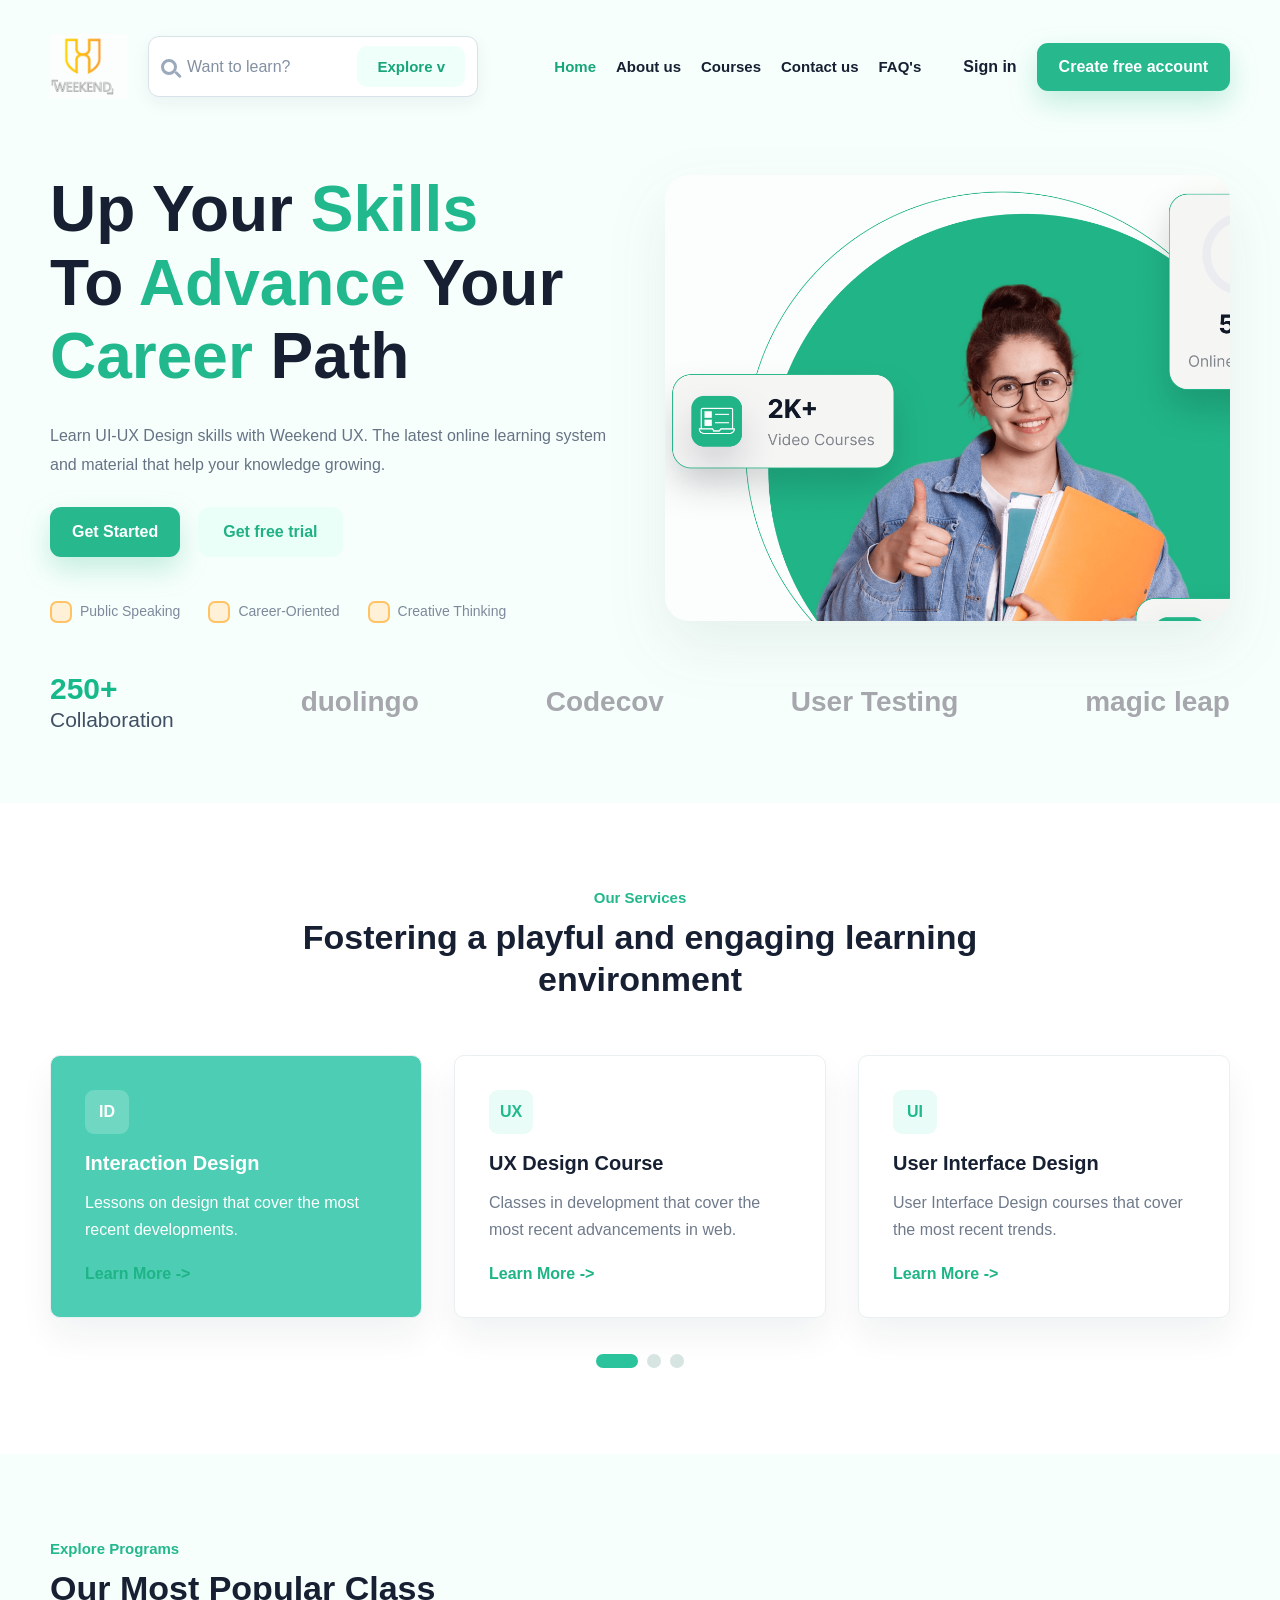
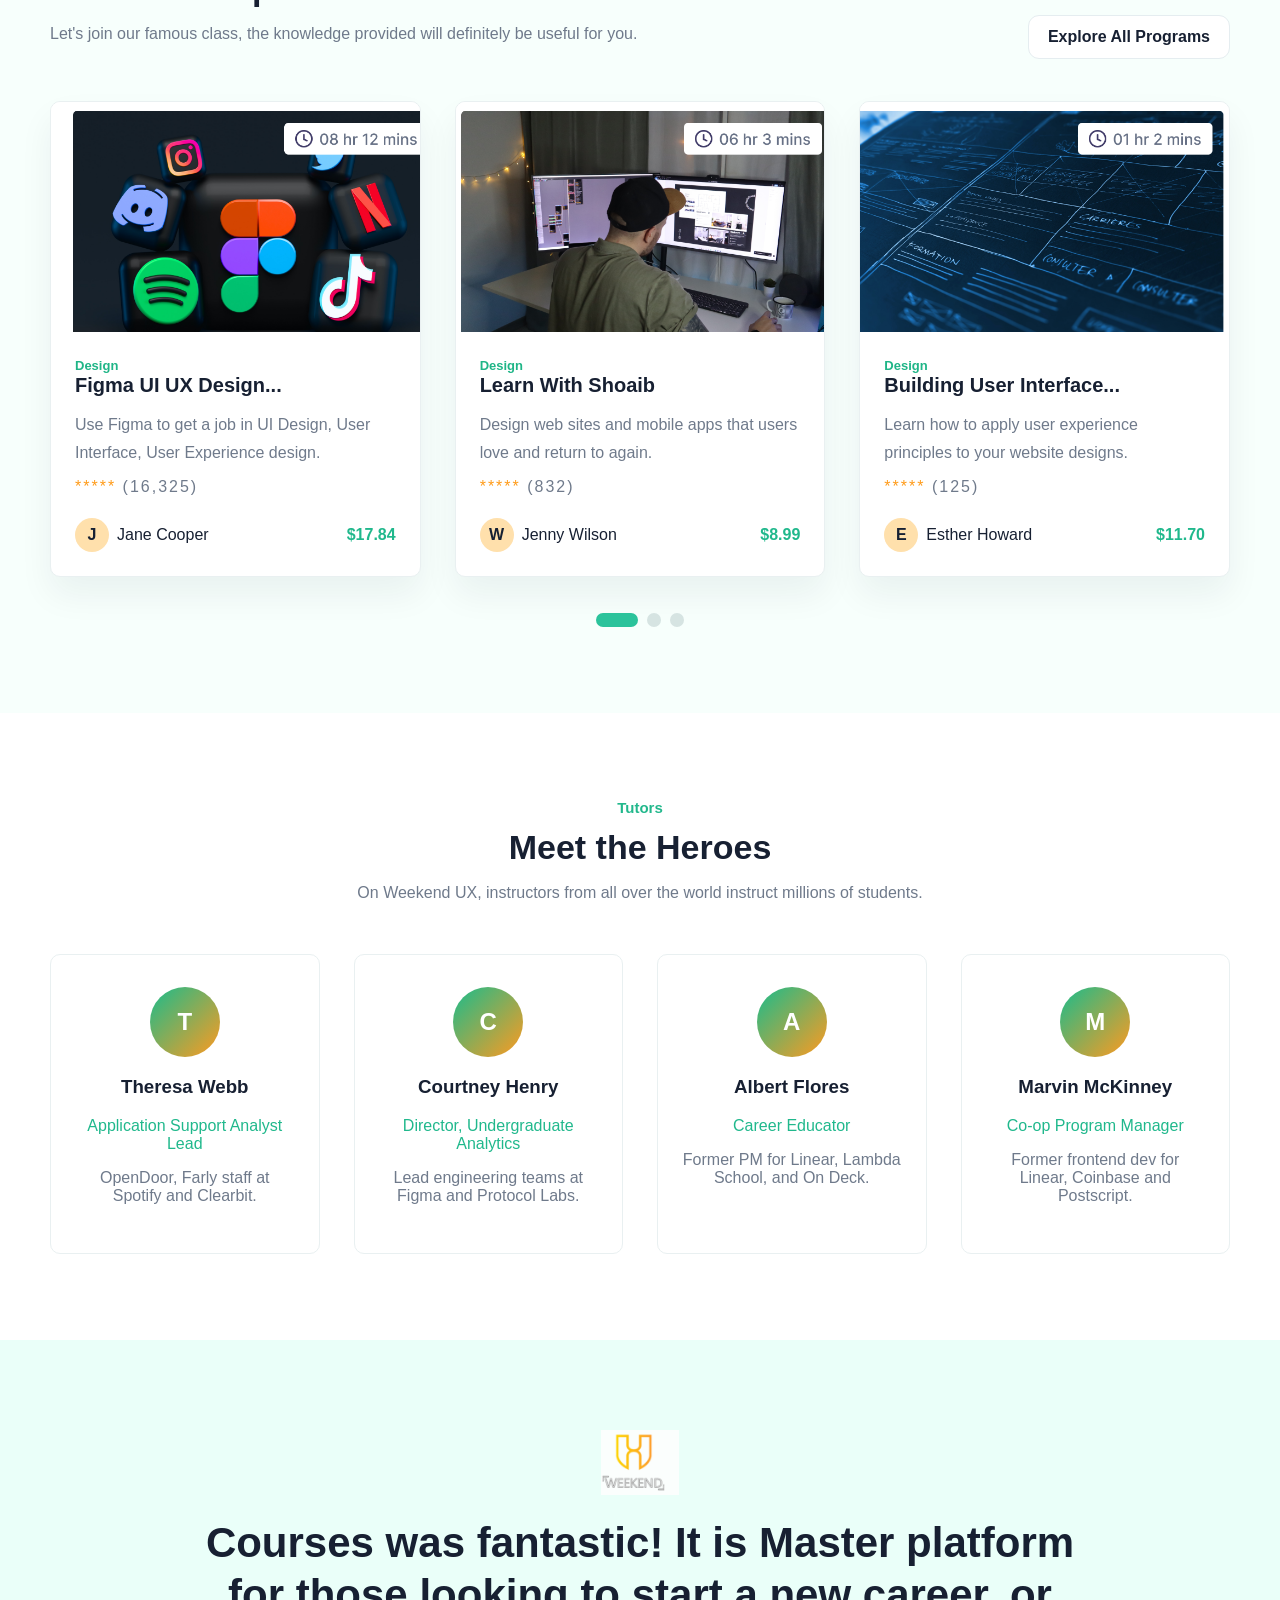
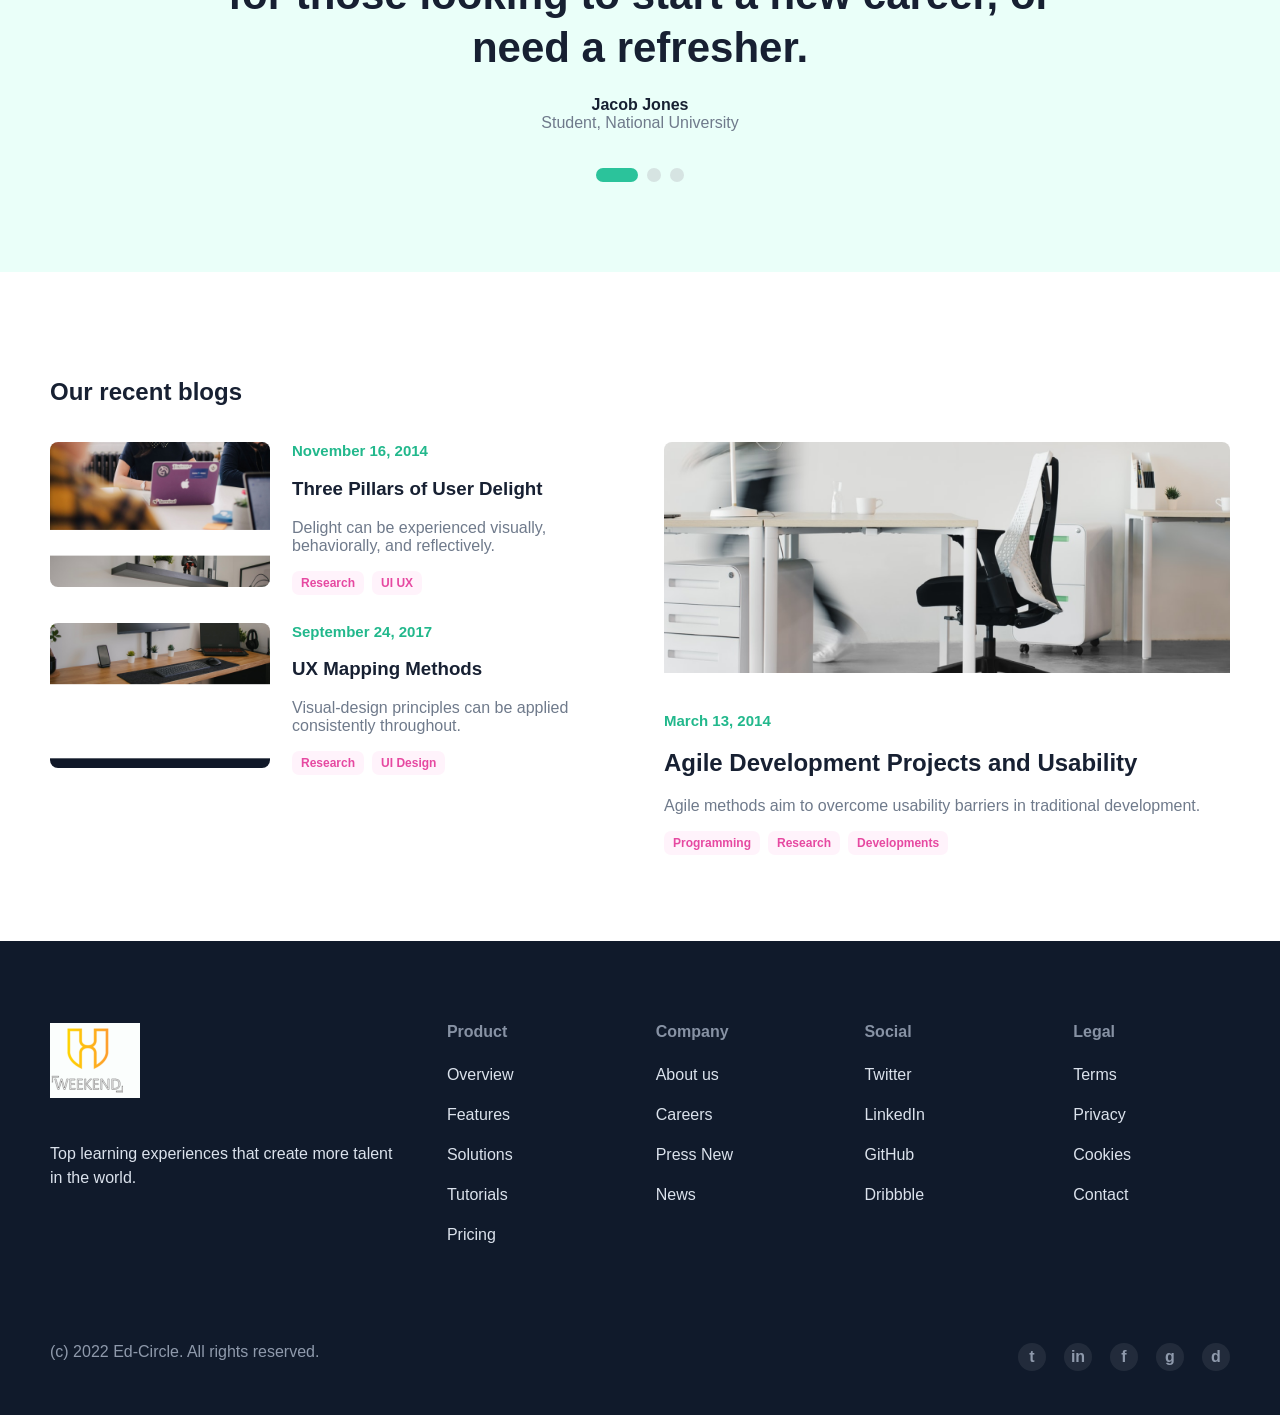
<file: index.html>
<!DOCTYPE html>
<html lang="en">
<head>
  <meta charset="UTF-8">
  <meta name="viewport" content="width=device-width, initial-scale=1.0">
  <title>Weekend UX - Home</title>
  <link rel="stylesheet" href="assets/css/style.css">
</head>
<body>
  <div class="top">
    <div class="wrap">
      <div class="nav-row">
        <a href="index.html"><img class="logo" src="assets/img/logo.png" alt="Weekend UX"></a>
        <div class="search-box">
          <div class="search-left"><span class="search-dot"></span><span class="search-text">Want to learn?</span></div>
          <button class="explore">Explore v</button>
        </div>
        <div class="links">
          <a class="active" href="index.html">Home</a>
          <a href="about.html">About us</a>
          <a href="courses.html">Courses</a>
          <a href="contact.html">Contact us</a>
          <a href="faq.html">FAQ's</a>
        </div>
        <a class="signin" href="signin.html">Sign in</a>
        <a class="green-btn" href="signup.html">Create free account</a>
        <button class="burger" aria-label="menu"><span></span><span></span><span></span></button>
      </div>
      <div class="mobile-menu">
        <a href="index.html">Home</a>
        <a href="about.html">About us</a>
        <a href="courses.html">Courses</a>
        <a href="contact.html">Contact us</a>
        <a href="faq.html">FAQ's</a>
      </div>
    </div>
  </div>

  <div class="hero">
    <div class="wrap">
      <div class="hero-grid">
        <div>
          <h1>Up Your <span class="green">Skills</span><br>To <span class="green">Advance</span> Your <span class="green">Career</span> Path</h1>
          <p class="lead">Learn UI-UX Design skills with Weekend UX. The latest online learning system and material that help your knowledge growing.</p>
          <div class="hero-actions">
            <a class="green-btn" href="courses.html">Get Started</a>
            <a class="soft-btn" href="signup.html">Get free trial</a>
          </div>
          <div class="chips">
            <span><span class="chip-mark"></span>Public Speaking</span>
            <span><span class="chip-mark"></span>Career-Oriented</span>
            <span><span class="chip-mark"></span>Creative Thinking</span>
          </div>
        </div>
        <div class="hero-art">
          <img src="assets/img/hero-girl.png" alt="Student holding books">
        </div>
      </div>
      <div class="brand-row">
        <div class="brand-count">250+ <span>Collaboration</span></div>
        <div>duolingo</div>
        <div>Codecov</div>
        <div>User Testing</div>
        <div>magic leap</div>
      </div>
    </div>
  </div>

  <div class="section white">
    <div class="wrap">
      <div class="center">
        <div class="small-title">Our Services</div>
        <h2 class="title">Fostering a playful and engaging learning<br>environment</h2>
      </div>
      <div class="cards3">
        <div class="service-card active">
          <div class="icon-box">ID</div>
          <h3>Interaction Design</h3>
          <p>Lessons on design that cover the most recent developments.</p>
          <a class="learn" href="course.html">Learn More -></a>
        </div>
        <div class="service-card">
          <div class="icon-box">UX</div>
          <h3>UX Design Course</h3>
          <p class="muted">Classes in development that cover the most recent advancements in web.</p>
          <a class="learn" href="course.html">Learn More -></a>
        </div>
        <div class="service-card">
          <div class="icon-box">UI</div>
          <h3>User Interface Design</h3>
          <p class="muted">User Interface Design courses that cover the most recent trends.</p>
          <a class="learn" href="course.html">Learn More -></a>
        </div>
      </div>
      <div class="slider-dots"><span></span><span></span><span></span></div>
    </div>
  </div>

  <div class="section">
    <div class="wrap">
      <div class="section-head">
        <div>
          <div class="small-title">Explore Programs</div>
          <h2 class="title">Our Most Popular Class</h2>
          <p class="muted">Let's join our famous class, the knowledge provided will definitely be useful for you.</p>
        </div>
        <a class="mini-btn" href="courses.html">Explore All Programs</a>
      </div>
      <div class="course-grid">
        <div class="course-card">
          <img src="assets/img/course-figma.png" alt="Design icons">
          <div class="course-body">
            <span class="cat">Design</span>
            <h3>Figma UI UX Design...</h3>
            <p class="muted">Use Figma to get a job in UI Design, User Interface, User Experience design.</p>
            <div class="stars">***** <span class="muted">(16,325)</span></div>
            <div class="price-row"><span><span class="avatar">J</span>Jane Cooper</span><b class="green">$17.84</b></div>
          </div>
        </div>
        <div class="course-card">
          <img src="assets/img/course-shoaib.png" alt="Designer working">
          <div class="course-body">
            <span class="cat">Design</span>
            <h3>Learn With Shoaib</h3>
            <p class="muted">Design web sites and mobile apps that users love and return to again.</p>
            <div class="stars">***** <span class="muted">(832)</span></div>
            <div class="price-row"><span><span class="avatar">W</span>Jenny Wilson</span><b class="green">$8.99</b></div>
          </div>
        </div>
        <div class="course-card">
          <img src="assets/img/course-interface.png" alt="Blue wireframe">
          <div class="course-body">
            <span class="cat">Design</span>
            <h3>Building User Interface...</h3>
            <p class="muted">Learn how to apply user experience principles to your website designs.</p>
            <div class="stars">***** <span class="muted">(125)</span></div>
            <div class="price-row"><span><span class="avatar">E</span>Esther Howard</span><b class="green">$11.70</b></div>
          </div>
        </div>
      </div>
      <div class="slider-dots"><span></span><span></span><span></span></div>
    </div>
  </div>

  <div class="section white">
    <div class="wrap">
      <div class="center">
        <div class="small-title">Tutors</div>
        <h2 class="title">Meet the Heroes</h2>
        <p class="muted">On Weekend UX, instructors from all over the world instruct millions of students.</p>
      </div>
      <div class="tutor-grid">
        <div class="person-card"><div class="face">T</div><h3>Theresa Webb</h3><p class="green">Application Support Analyst Lead</p><p class="muted">OpenDoor, Farly staff at Spotify and Clearbit.</p></div>
        <div class="person-card"><div class="face">C</div><h3>Courtney Henry</h3><p class="green">Director, Undergraduate Analytics</p><p class="muted">Lead engineering teams at Figma and Protocol Labs.</p></div>
        <div class="person-card"><div class="face">A</div><h3>Albert Flores</h3><p class="green">Career Educator</p><p class="muted">Former PM for Linear, Lambda School, and On Deck.</p></div>
        <div class="person-card"><div class="face">M</div><h3>Marvin McKinney</h3><p class="green">Co-op Program Manager</p><p class="muted">Former frontend dev for Linear, Coinbase and Postscript.</p></div>
      </div>
    </div>
  </div>

  <div class="quote-band center">
    <div class="wrap">
      <img class="logo" style="margin:0 auto" src="assets/img/logo.png" alt="Weekend UX">
      <h2>Courses was fantastic! It is Master platform for those looking to start a new career, or need a refresher.</h2>
      <p><b>Jacob Jones</b><br><span class="muted">Student, National University</span></p>
      <div class="slider-dots"><span></span><span></span><span></span></div>
    </div>
  </div>

  <div class="section white">
    <div class="wrap">
      <h2>Our recent blogs</h2>
      <div class="blog-row">
        <div>
          <div class="blog-small">
            <img src="assets/img/blog-team.png" alt="People with laptop">
            <div>
              <div class="small-title">November 16, 2014</div>
              <h3>Three Pillars of User Delight</h3>
              <p class="muted">Delight can be experienced visually, behaviorally, and reflectively.</p>
              <span class="tag">Research</span><span class="tag">UI UX</span>
            </div>
          </div>
          <div class="blog-small">
            <img src="assets/img/blog-room.png" alt="Workspace">
            <div>
              <div class="small-title">September 24, 2017</div>
              <h3>UX Mapping Methods</h3>
              <p class="muted">Visual-design principles can be applied consistently throughout.</p>
              <span class="tag">Research</span><span class="tag">UI Design</span>
            </div>
          </div>
        </div>
        <div class="blog-big">
          <img src="assets/img/blog-office.png" alt="Office chairs">
          <div class="small-title">March 13, 2014</div>
          <h2>Agile Development Projects and Usability</h2>
          <p class="muted">Agile methods aim to overcome usability barriers in traditional development.</p>
          <span class="tag">Programming</span><span class="tag">Research</span><span class="tag">Developments</span>
        </div>
      </div>
    </div>
  </div>

  <div class="footer">
    <div class="wrap">
      <div class="footer-grid">
        <div>
          <img class="footer-logo" src="assets/img/logo.png" alt="Weekend UX">
          <p>Top learning experiences that create more talent in the world.</p>
        </div>
        <div><h4>Product</h4><a href="index.html">Overview</a><a href="about.html">Features</a><a href="courses.html">Solutions</a><a href="course.html">Tutorials</a><a href="faq.html">Pricing</a></div>
        <div><h4>Company</h4><a href="about.html">About us</a><a href="about.html">Careers</a><a href="about.html">Press New</a><a href="about.html">News</a></div>
        <div><h4>Social</h4><a href="contact.html">Twitter</a><a href="contact.html">LinkedIn</a><a href="contact.html">GitHub</a><a href="contact.html">Dribbble</a></div>
        <div><h4>Legal</h4><a href="faq.html">Terms</a><a href="faq.html">Privacy</a><a href="faq.html">Cookies</a><a href="contact.html">Contact</a></div>
      </div>
      <div class="copy"><span>(c) 2022 Ed-Circle. All rights reserved.</span><div class="socials"><span>t</span><span>in</span><span>f</span><span>g</span><span>d</span></div></div>
    </div>
  </div>
  <script src="assets/js/app.js"></script>
</body>
</html>
</file>
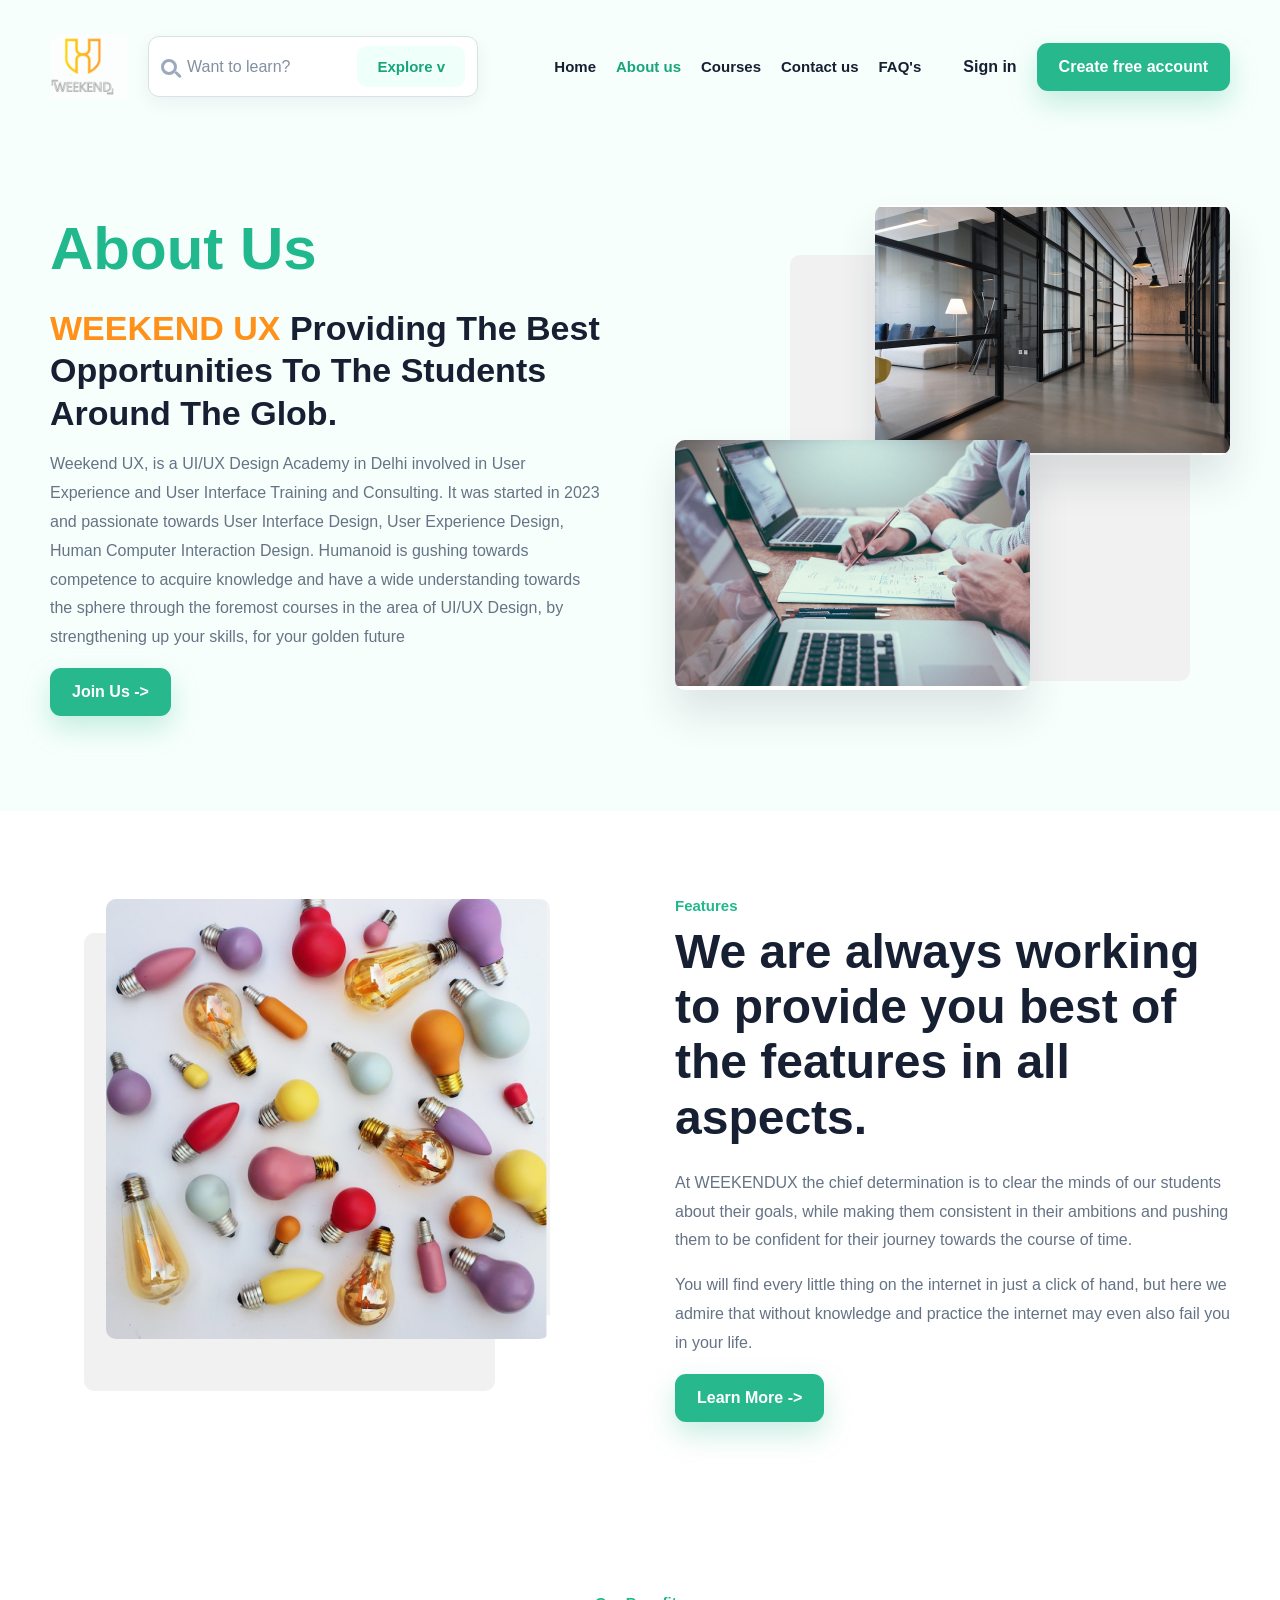
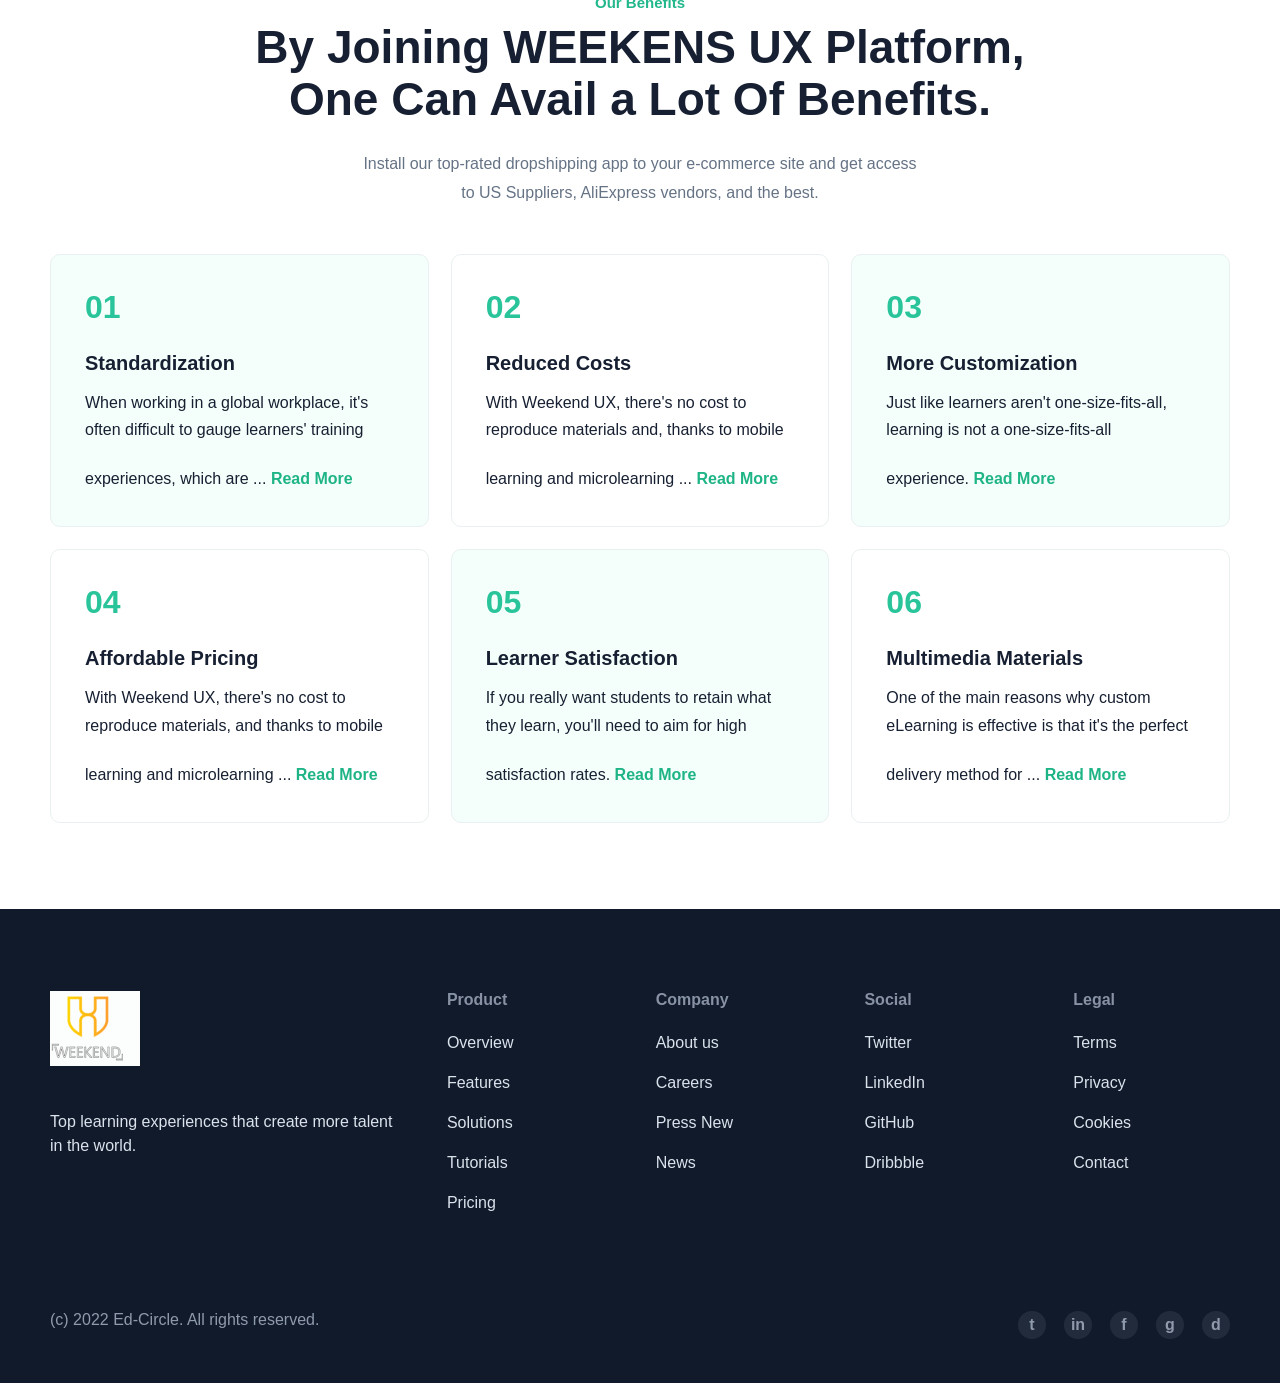
<file: about.html>
<!DOCTYPE html>
<html lang="en">
<head>
  <meta charset="UTF-8">
  <meta name="viewport" content="width=device-width, initial-scale=1.0">
  <title>Weekend UX - About us</title>
  <link rel="stylesheet" href="assets/css/style.css">
</head>
<body>
  <div class="top">
    <div class="wrap">
      <div class="nav-row">
        <a href="index.html"><img class="logo" src="assets/img/logo.png" alt="Weekend UX"></a>
        <div class="search-box">
          <div class="search-left"><span class="search-dot"></span><span class="search-text">Want to learn?</span></div>
          <button class="explore">Explore v</button>
        </div>
        <div class="links">
          <a href="index.html">Home</a>
          <a class="active" href="about.html">About us</a>
          <a href="courses.html">Courses</a>
          <a href="contact.html">Contact us</a>
          <a href="faq.html">FAQ's</a>
        </div>
        <a class="signin" href="signin.html">Sign in</a>
        <a class="green-btn" href="signup.html">Create free account</a>
        <button class="burger" aria-label="menu"><span></span><span></span><span></span></button>
      </div>
      <div class="mobile-menu">
        <a href="index.html">Home</a>
        <a href="about.html">About us</a>
        <a href="courses.html">Courses</a>
        <a href="contact.html">Contact us</a>
        <a href="faq.html">FAQ's</a>
      </div>
    </div>
  </div>

  <div class="section">
    <div class="wrap">
      <div class="about-hero">
        <div>
          <h1 class="page-title green">About Us</h1>
          <h2 class="title"><span class="orange">WEEKEND UX</span> Providing The Best Opportunities To The Students Around The Glob.</h2>
          <p class="lead">Weekend UX, is a UI/UX Design Academy in Delhi involved in User Experience and User Interface Training and Consulting. It was started in 2023 and passionate towards User Interface Design, User Experience Design, Human Computer Interaction Design. Humanoid is gushing towards competence to acquire knowledge and have a wide understanding towards the sphere through the foremost courses in the area of UI/UX Design, by strengthening up your skills, for your golden future</p>
          <a class="green-btn" href="signup.html">Join Us -></a>
        </div>
        <div class="photo-stack">
          <img class="office-img" src="assets/img/about-office.png" alt="Modern office">
          <img class="desk-img" src="assets/img/about-desk.png" alt="People working on design">
        </div>
      </div>
    </div>
  </div>

  <div class="section white">
    <div class="wrap">
      <div class="split">
        <div class="photo-card">
          <img src="assets/img/about-bulbs.png" alt="Colorful bulbs">
        </div>
        <div>
          <div class="small-title">Features</div>
          <h2 class="page-title" style="font-size:48px">We are always working to provide you best of the features in all aspects.</h2>
          <p class="lead">At WEEKENDUX the chief determination is to clear the minds of our students about their goals, while making them consistent in their ambitions and pushing them to be confident for their journey towards the course of time.</p>
          <p class="lead">You will find every little thing on the internet in just a click of hand, but here we admire that without knowledge and practice the internet may even also fail you in your life.</p>
          <a class="green-btn" href="courses.html">Learn More -></a>
        </div>
      </div>
    </div>
  </div>

  <div class="section white">
    <div class="wrap">
      <div class="center benefit-head">
        <div class="small-title">Our Benefits</div>
        <h2 class="page-title" style="font-size:46px">By Joining WEEKENS UX Platform, One Can Avail a Lot Of Benefits.</h2>
        <p class="lead" style="margin-left:auto;margin-right:auto">Install our top-rated dropshipping app to your e-commerce site and get access to US Suppliers, AliExpress vendors, and the best.</p>
      </div>
      <div class="benefit-grid">
        <div class="benefit-card"><div class="num">01</div><h3>Standardization</h3><p>When working in a global workplace, it's often difficult to gauge learners' training experiences, which are ... <a class="learn" href="faq.html">Read More</a></p></div>
        <div class="benefit-card"><div class="num">02</div><h3>Reduced Costs</h3><p>With Weekend UX, there's no cost to reproduce materials and, thanks to mobile learning and microlearning ... <a class="learn" href="faq.html">Read More</a></p></div>
        <div class="benefit-card"><div class="num">03</div><h3>More Customization</h3><p>Just like learners aren't one-size-fits-all, learning is not a one-size-fits-all experience. <a class="learn" href="faq.html">Read More</a></p></div>
        <div class="benefit-card"><div class="num">04</div><h3>Affordable Pricing</h3><p>With Weekend UX, there's no cost to reproduce materials, and thanks to mobile learning and microlearning ... <a class="learn" href="faq.html">Read More</a></p></div>
        <div class="benefit-card"><div class="num">05</div><h3>Learner Satisfaction</h3><p>If you really want students to retain what they learn, you'll need to aim for high satisfaction rates. <a class="learn" href="faq.html">Read More</a></p></div>
        <div class="benefit-card"><div class="num">06</div><h3>Multimedia Materials</h3><p>One of the main reasons why custom eLearning is effective is that it's the perfect delivery method for ... <a class="learn" href="faq.html">Read More</a></p></div>
      </div>
    </div>
  </div>

  <div class="footer">
    <div class="wrap">
      <div class="footer-grid">
        <div><img class="footer-logo" src="assets/img/logo.png" alt="Weekend UX"><p>Top learning experiences that create more talent in the world.</p></div>
        <div><h4>Product</h4><a href="index.html">Overview</a><a href="about.html">Features</a><a href="courses.html">Solutions</a><a href="course.html">Tutorials</a><a href="faq.html">Pricing</a></div>
        <div><h4>Company</h4><a href="about.html">About us</a><a href="about.html">Careers</a><a href="about.html">Press New</a><a href="about.html">News</a></div>
        <div><h4>Social</h4><a href="contact.html">Twitter</a><a href="contact.html">LinkedIn</a><a href="contact.html">GitHub</a><a href="contact.html">Dribbble</a></div>
        <div><h4>Legal</h4><a href="faq.html">Terms</a><a href="faq.html">Privacy</a><a href="faq.html">Cookies</a><a href="contact.html">Contact</a></div>
      </div>
      <div class="copy"><span>(c) 2022 Ed-Circle. All rights reserved.</span><div class="socials"><span>t</span><span>in</span><span>f</span><span>g</span><span>d</span></div></div>
    </div>
  </div>
  <script src="assets/js/app.js"></script>
</body>
</html>
</file>
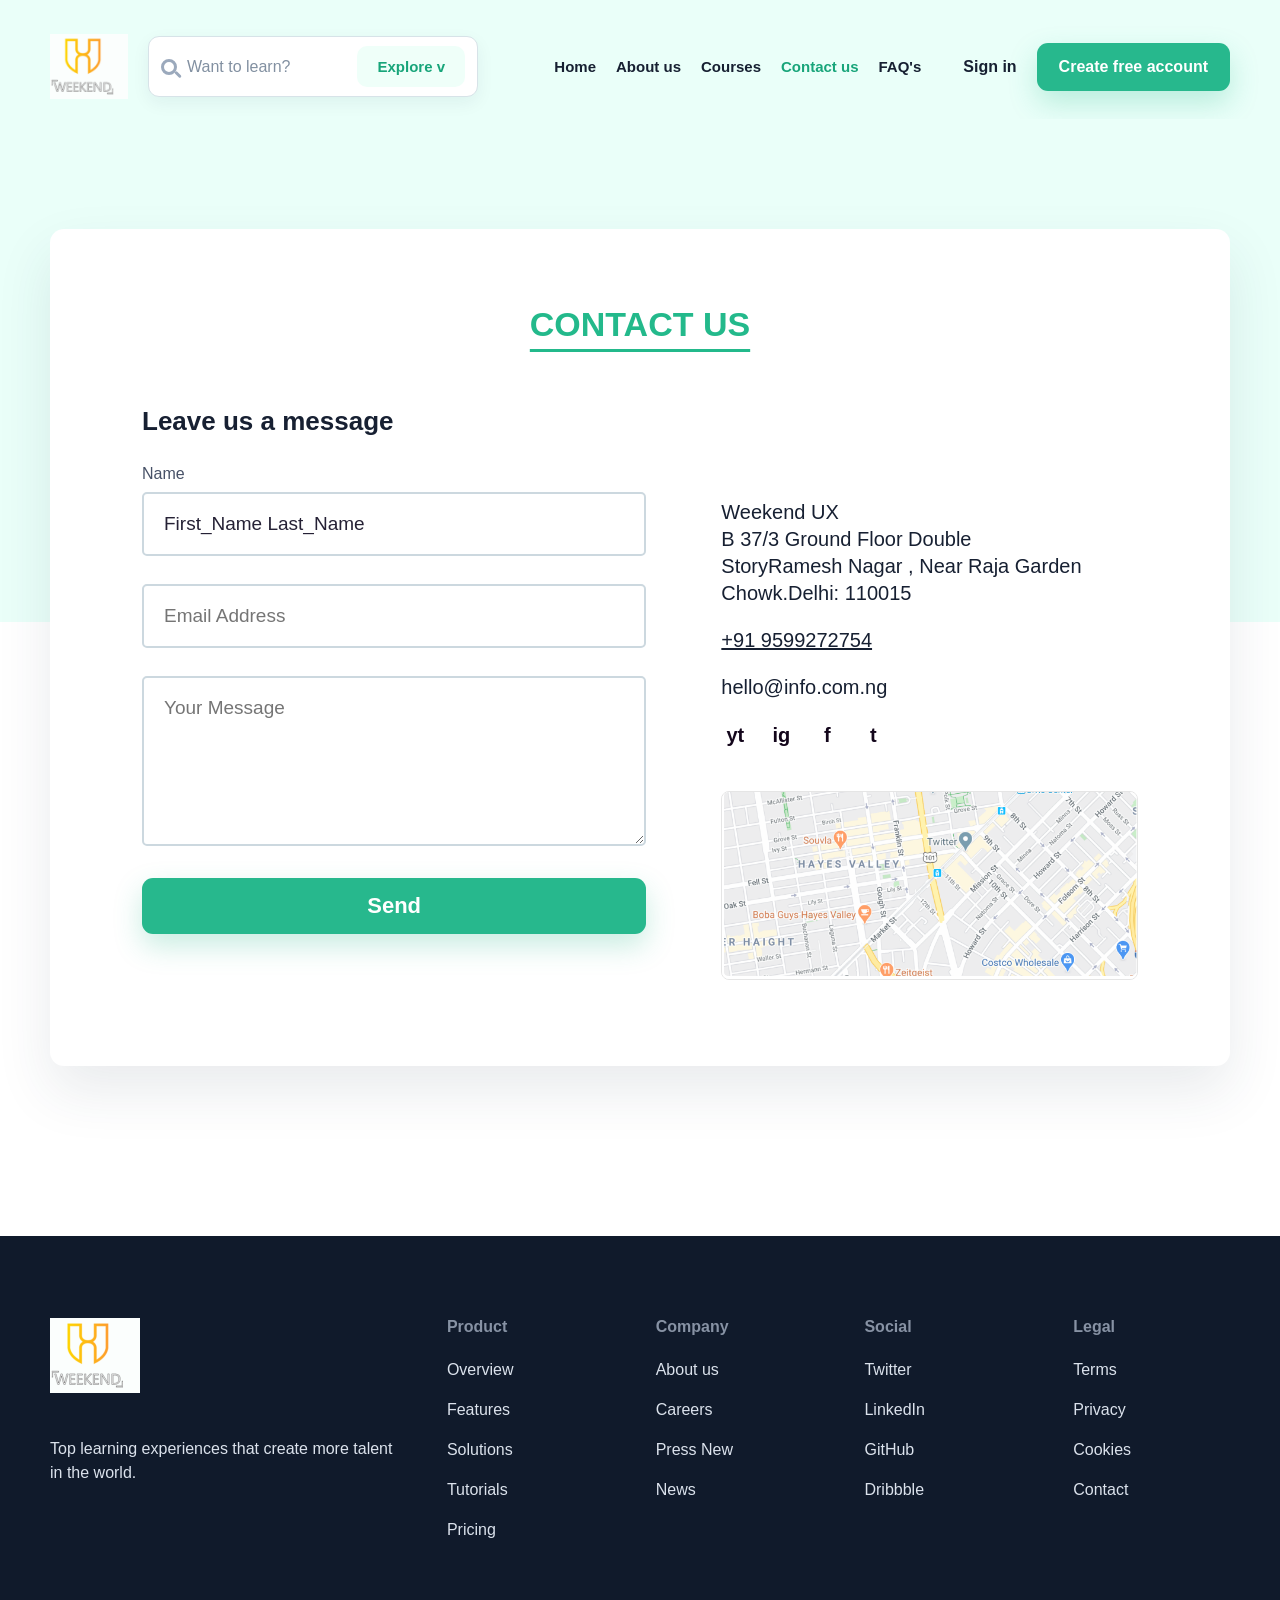
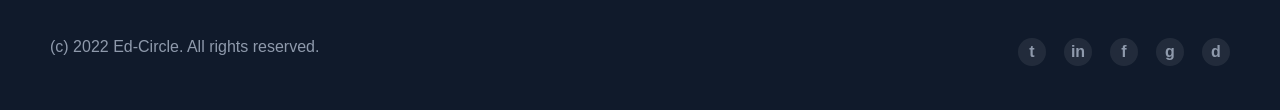
<file: contact.html>
<!DOCTYPE html>
<html lang="en">
<head>
  <meta charset="UTF-8">
  <meta name="viewport" content="width=device-width, initial-scale=1.0">
  <title>Weekend UX - Contact us</title>
  <link rel="stylesheet" href="assets/css/style.css">
</head>
<body>
  <div class="top" style="background:#eafff9">
    <div class="wrap">
      <div class="nav-row">
        <a href="index.html"><img class="logo" src="assets/img/logo.png" alt="Weekend UX"></a>
        <div class="search-box">
          <div class="search-left"><span class="search-dot"></span><span class="search-text">Want to learn?</span></div>
          <button class="explore">Explore v</button>
        </div>
        <div class="links">
          <a href="index.html">Home</a>
          <a href="about.html">About us</a>
          <a href="courses.html">Courses</a>
          <a class="active" href="contact.html">Contact us</a>
          <a href="faq.html">FAQ's</a>
        </div>
        <a class="signin" href="signin.html">Sign in</a>
        <a class="green-btn" href="signup.html">Create free account</a>
        <button class="burger" aria-label="menu"><span></span><span></span><span></span></button>
      </div>
      <div class="mobile-menu">
        <a href="index.html">Home</a>
        <a href="about.html">About us</a>
        <a href="courses.html">Courses</a>
        <a href="contact.html">Contact us</a>
        <a href="faq.html">FAQ's</a>
      </div>
    </div>
  </div>

  <div class="contact-page">
    <div class="wrap">
      <div class="contact-card">
        <h1 class="contact-title">CONTACT US</h1>
        <div class="contact-grid">
          <form class="form">
            <h2>Leave us a message</h2>
            <label class="field"><span>Name</span><input type="text" value="First_Name Last_Name"></label>
            <label class="field"><input type="email" placeholder="Email Address"></label>
            <label class="field"><textarea placeholder="Your Message"></textarea></label>
            <button class="green-btn" type="submit" style="width:100%;font-size:22px">Send</button>
            <p class="message"></p>
          </form>
          <div class="contact-info">
            <p>Weekend UX<br>B 37/3 Ground Floor Double<br>StoryRamesh Nagar , Near Raja Garden<br>Chowk.Delhi: 110015</p>
            <p><u>+91 9599272754</u></p>
            <p>hello@info.com.ng</p>
            <div class="socials"><span>yt</span><span>ig</span><span>f</span><span>t</span></div>
            <img class="map" src="assets/img/contact-map.png" alt="Map">
          </div>
        </div>
      </div>
    </div>
  </div>

  <div class="footer">
    <div class="wrap">
      <div class="footer-grid">
        <div><img class="footer-logo" src="assets/img/logo.png" alt="Weekend UX"><p>Top learning experiences that create more talent in the world.</p></div>
        <div><h4>Product</h4><a href="index.html">Overview</a><a href="about.html">Features</a><a href="courses.html">Solutions</a><a href="course.html">Tutorials</a><a href="faq.html">Pricing</a></div>
        <div><h4>Company</h4><a href="about.html">About us</a><a href="about.html">Careers</a><a href="about.html">Press New</a><a href="about.html">News</a></div>
        <div><h4>Social</h4><a href="contact.html">Twitter</a><a href="contact.html">LinkedIn</a><a href="contact.html">GitHub</a><a href="contact.html">Dribbble</a></div>
        <div><h4>Legal</h4><a href="faq.html">Terms</a><a href="faq.html">Privacy</a><a href="faq.html">Cookies</a><a href="contact.html">Contact</a></div>
      </div>
      <div class="copy"><span>(c) 2022 Ed-Circle. All rights reserved.</span><div class="socials"><span>t</span><span>in</span><span>f</span><span>g</span><span>d</span></div></div>
    </div>
  </div>
  <script src="assets/js/app.js"></script>
</body>
</html>
</file>
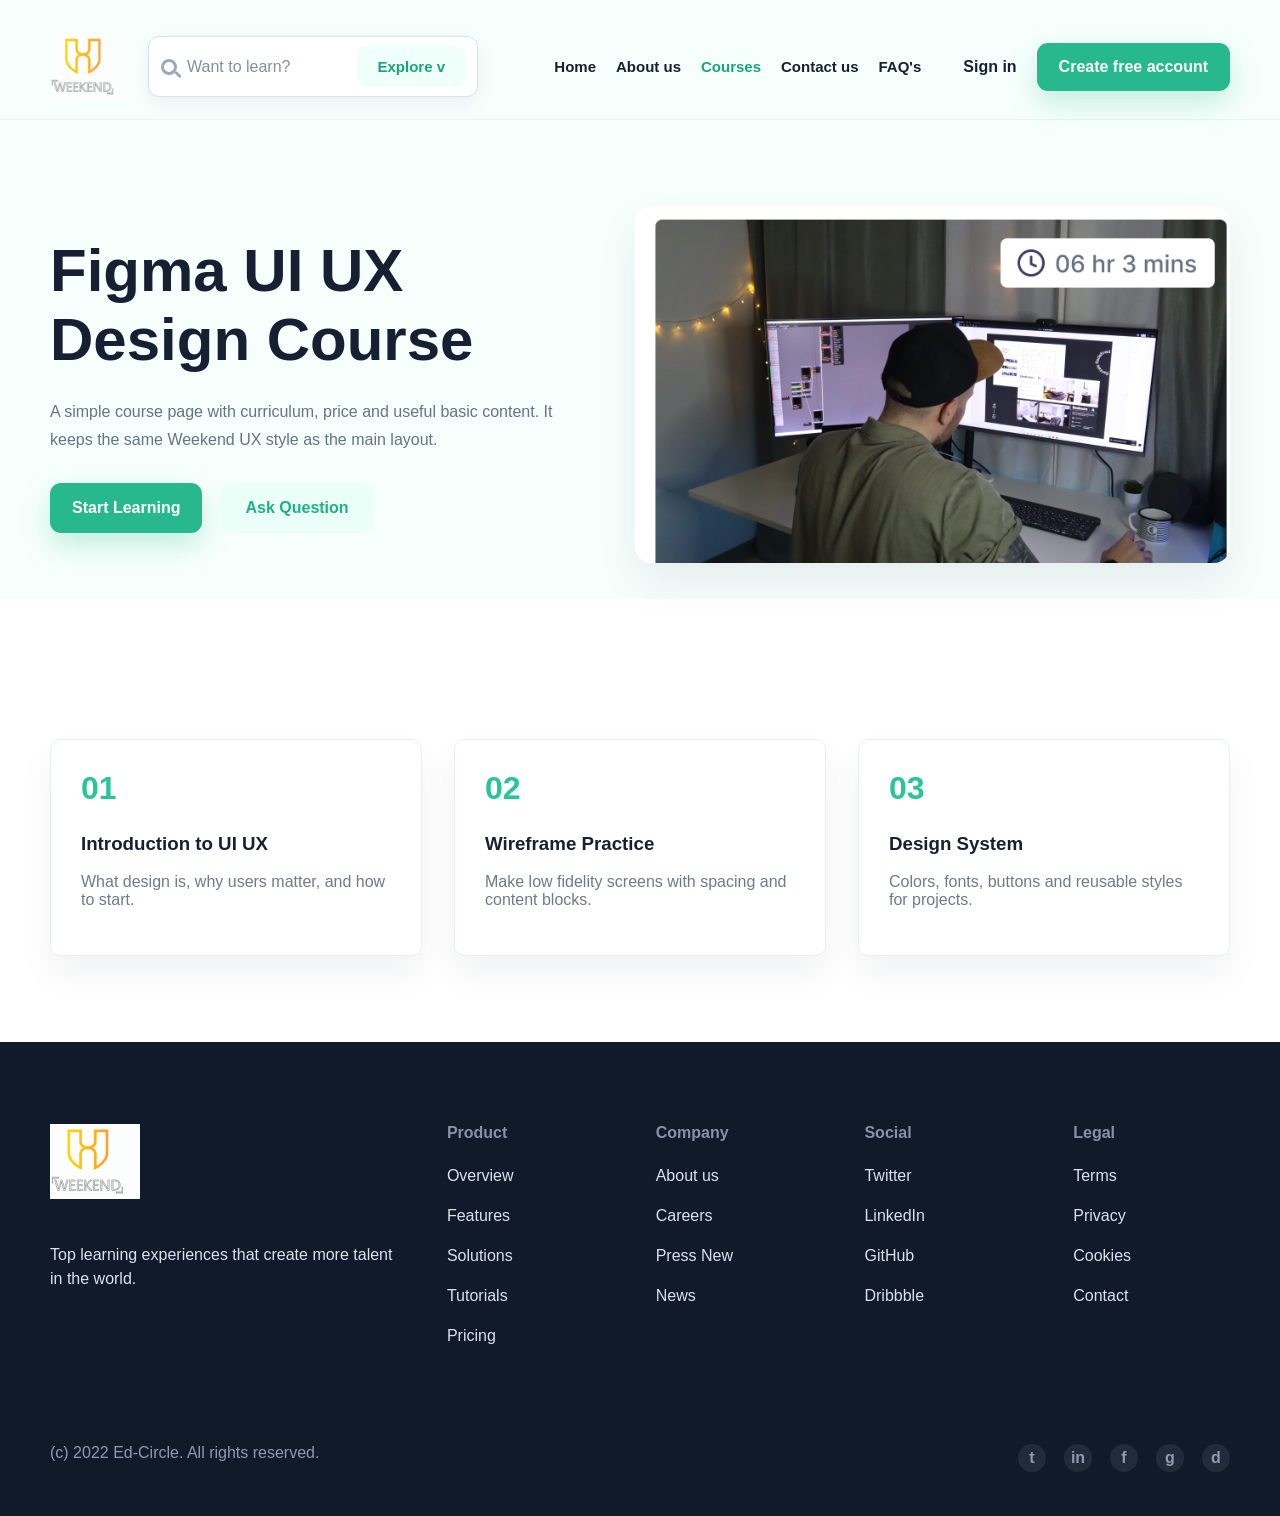
<file: course.html>
<!DOCTYPE html>
<html lang="en">
<head>
  <meta charset="UTF-8">
  <meta name="viewport" content="width=device-width, initial-scale=1.0">
  <title>Weekend UX - Course</title>
  <link rel="stylesheet" href="assets/css/style.css">
</head>
<body>
  <div class="top">
    <div class="wrap">
      <div class="nav-row">
        <a href="index.html"><img class="logo" src="assets/img/logo.png" alt="Weekend UX"></a>
        <div class="search-box"><div class="search-left"><span class="search-dot"></span><span class="search-text">Want to learn?</span></div><button class="explore">Explore v</button></div>
        <div class="links"><a href="index.html">Home</a><a href="about.html">About us</a><a class="active" href="courses.html">Courses</a><a href="contact.html">Contact us</a><a href="faq.html">FAQ's</a></div>
        <a class="signin" href="signin.html">Sign in</a>
        <a class="green-btn" href="signup.html">Create free account</a>
        <button class="burger" aria-label="menu"><span></span><span></span><span></span></button>
      </div>
      <div class="mobile-menu"><a href="index.html">Home</a><a href="about.html">About us</a><a href="courses.html">Courses</a><a href="contact.html">Contact us</a><a href="faq.html">FAQ's</a></div>
    </div>
  </div>

  <div class="page-head">
    <div class="wrap page-head-grid">
      <div>
        <h1 class="page-title">Figma UI UX Design Course</h1>
        <p class="lead">A simple course page with curriculum, price and useful basic content. It keeps the same Weekend UX style as the main layout.</p>
        <div class="hero-actions"><a class="green-btn" href="signup.html">Start Learning</a><a class="soft-btn" href="contact.html">Ask Question</a></div>
      </div>
      <img style="border-radius:16px;box-shadow:0 20px 40px rgba(22,41,59,.08)" src="assets/img/course-shoaib.png" alt="Course preview">
    </div>
  </div>

  <div class="section white">
    <div class="wrap">
      <div class="cards3">
        <div class="plain-card" style="padding:30px"><div class="num">01</div><h3>Introduction to UI UX</h3><p class="muted">What design is, why users matter, and how to start.</p></div>
        <div class="plain-card" style="padding:30px"><div class="num">02</div><h3>Wireframe Practice</h3><p class="muted">Make low fidelity screens with spacing and content blocks.</p></div>
        <div class="plain-card" style="padding:30px"><div class="num">03</div><h3>Design System</h3><p class="muted">Colors, fonts, buttons and reusable styles for projects.</p></div>
      </div>
    </div>
  </div>

  <div class="footer">
    <div class="wrap">
      <div class="footer-grid">
        <div><img class="footer-logo" src="assets/img/logo.png" alt="Weekend UX"><p>Top learning experiences that create more talent in the world.</p></div>
        <div><h4>Product</h4><a href="index.html">Overview</a><a href="about.html">Features</a><a href="courses.html">Solutions</a><a href="course.html">Tutorials</a><a href="faq.html">Pricing</a></div>
        <div><h4>Company</h4><a href="about.html">About us</a><a href="about.html">Careers</a><a href="about.html">Press New</a><a href="about.html">News</a></div>
        <div><h4>Social</h4><a href="contact.html">Twitter</a><a href="contact.html">LinkedIn</a><a href="contact.html">GitHub</a><a href="contact.html">Dribbble</a></div>
        <div><h4>Legal</h4><a href="faq.html">Terms</a><a href="faq.html">Privacy</a><a href="faq.html">Cookies</a><a href="contact.html">Contact</a></div>
      </div>
      <div class="copy"><span>(c) 2022 Ed-Circle. All rights reserved.</span><div class="socials"><span>t</span><span>in</span><span>f</span><span>g</span><span>d</span></div></div>
    </div>
  </div>
  <script src="assets/js/app.js"></script>
</body>
</html>
</file>
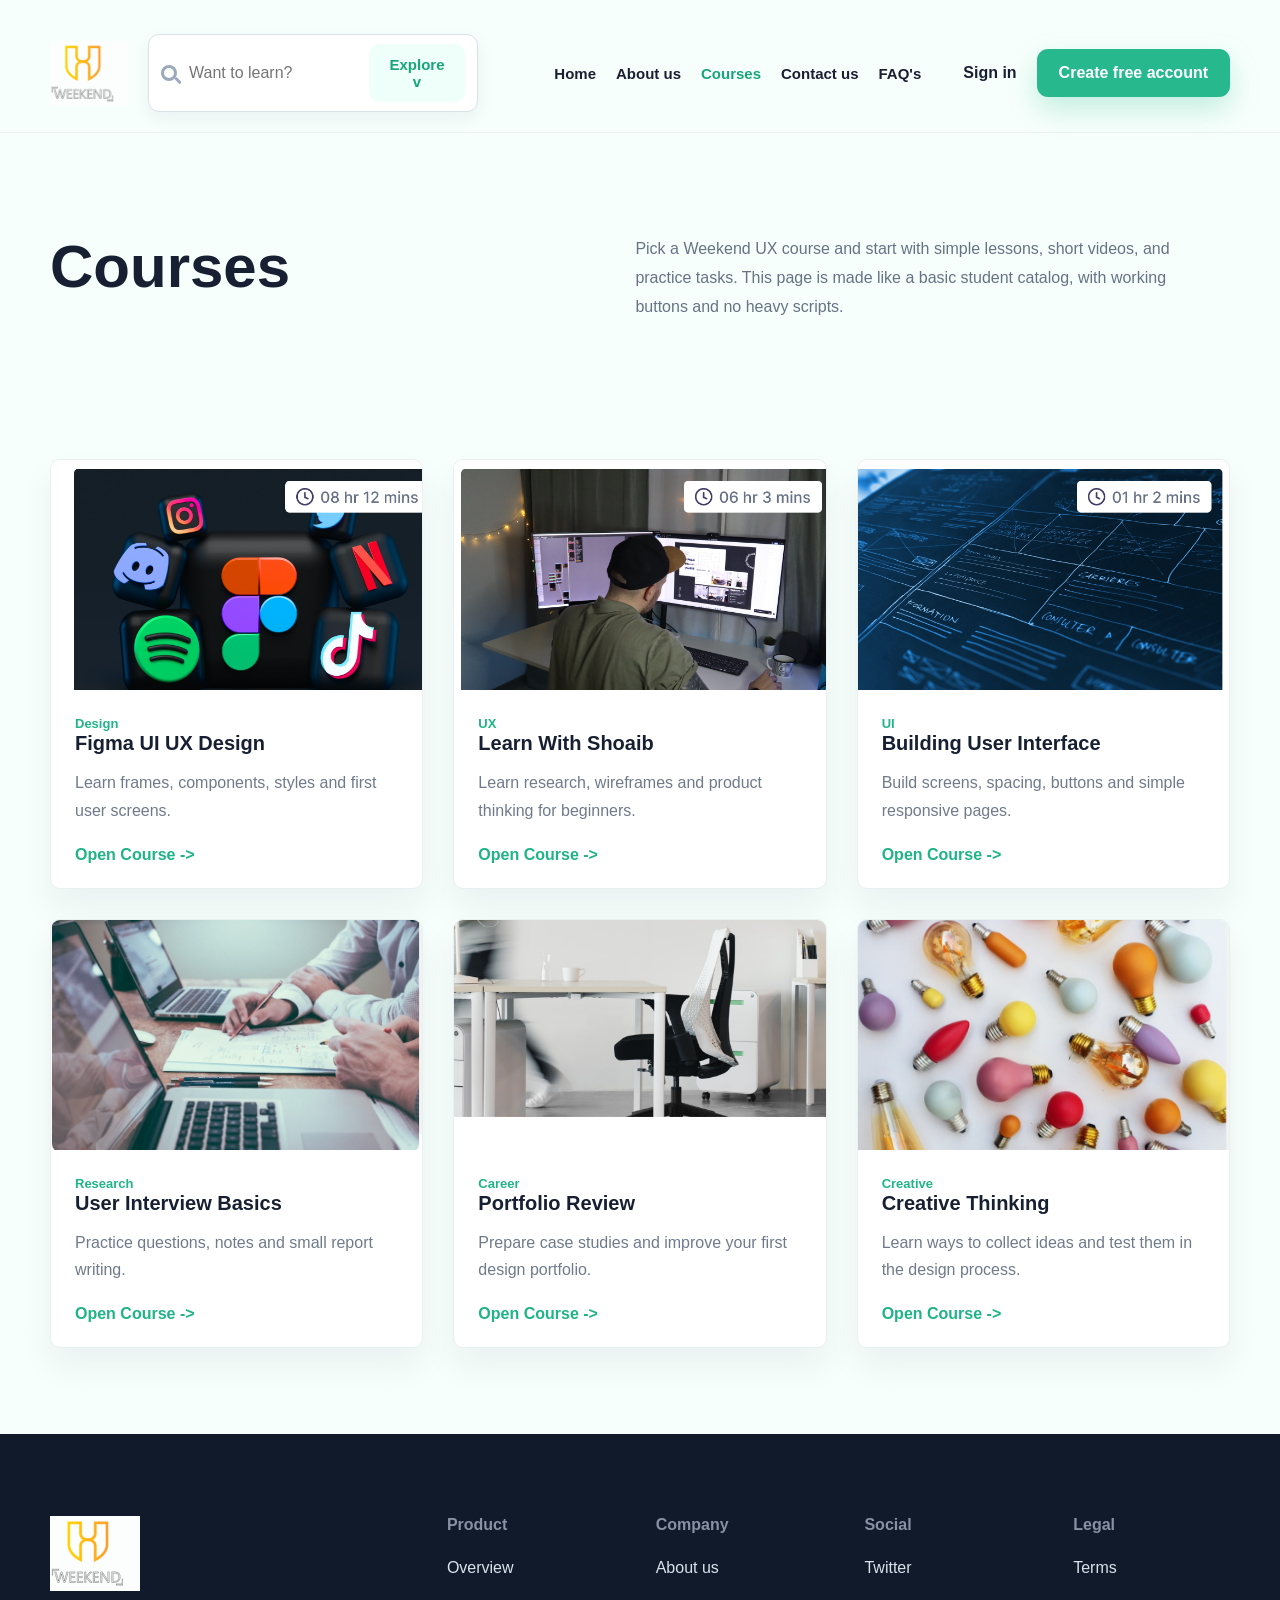
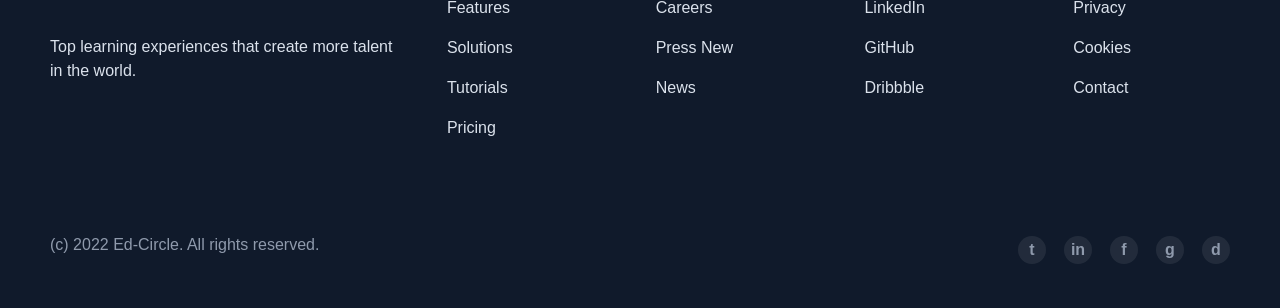
<file: courses.html>
<!DOCTYPE html>
<html lang="en">
<head>
  <meta charset="UTF-8">
  <meta name="viewport" content="width=device-width, initial-scale=1.0">
  <title>Weekend UX - Courses</title>
  <link rel="stylesheet" href="assets/css/style.css">
</head>
<body>
  <div class="top">
    <div class="wrap">
      <div class="nav-row">
        <a href="index.html"><img class="logo" src="assets/img/logo.png" alt="Weekend UX"></a>
        <div class="search-box">
          <div class="search-left"><span class="search-dot"></span><input data-filter style="border:0;outline:0;font-size:16px;width:170px" placeholder="Want to learn?"></div>
          <button class="explore">Explore v</button>
        </div>
        <div class="links"><a href="index.html">Home</a><a href="about.html">About us</a><a class="active" href="courses.html">Courses</a><a href="contact.html">Contact us</a><a href="faq.html">FAQ's</a></div>
        <a class="signin" href="signin.html">Sign in</a>
        <a class="green-btn" href="signup.html">Create free account</a>
        <button class="burger" aria-label="menu"><span></span><span></span><span></span></button>
      </div>
      <div class="mobile-menu"><a href="index.html">Home</a><a href="about.html">About us</a><a href="courses.html">Courses</a><a href="contact.html">Contact us</a><a href="faq.html">FAQ's</a></div>
    </div>
  </div>

  <div class="page-head">
    <div class="wrap page-head-grid">
      <h1 class="page-title">Courses</h1>
      <p class="lead">Pick a Weekend UX course and start with simple lessons, short videos, and practice tasks. This page is made like a basic student catalog, with working buttons and no heavy scripts.</p>
    </div>
  </div>

  <div class="section">
    <div class="wrap">
      <div class="course-list">
        <div class="course-card"><img src="assets/img/course-figma.png" alt="Figma icons"><div class="course-body"><span class="cat">Design</span><h3>Figma UI UX Design</h3><p class="muted">Learn frames, components, styles and first user screens.</p><a class="learn" href="course.html">Open Course -></a></div></div>
        <div class="course-card"><img src="assets/img/course-shoaib.png" alt="Designer"><div class="course-body"><span class="cat">UX</span><h3>Learn With Shoaib</h3><p class="muted">Learn research, wireframes and product thinking for beginners.</p><a class="learn" href="course.html">Open Course -></a></div></div>
        <div class="course-card"><img src="assets/img/course-interface.png" alt="Interface plan"><div class="course-body"><span class="cat">UI</span><h3>Building User Interface</h3><p class="muted">Build screens, spacing, buttons and simple responsive pages.</p><a class="learn" href="course.html">Open Course -></a></div></div>
        <div class="course-card"><img src="assets/img/about-desk.png" alt="Desk work"><div class="course-body"><span class="cat">Research</span><h3>User Interview Basics</h3><p class="muted">Practice questions, notes and small report writing.</p><a class="learn" href="course.html">Open Course -></a></div></div>
        <div class="course-card"><img src="assets/img/blog-office.png" alt="Office"><div class="course-body"><span class="cat">Career</span><h3>Portfolio Review</h3><p class="muted">Prepare case studies and improve your first design portfolio.</p><a class="learn" href="course.html">Open Course -></a></div></div>
        <div class="course-card"><img src="assets/img/about-bulbs.png" alt="Ideas"><div class="course-body"><span class="cat">Creative</span><h3>Creative Thinking</h3><p class="muted">Learn ways to collect ideas and test them in the design process.</p><a class="learn" href="course.html">Open Course -></a></div></div>
      </div>
    </div>
  </div>

  <div class="footer">
    <div class="wrap">
      <div class="footer-grid">
        <div><img class="footer-logo" src="assets/img/logo.png" alt="Weekend UX"><p>Top learning experiences that create more talent in the world.</p></div>
        <div><h4>Product</h4><a href="index.html">Overview</a><a href="about.html">Features</a><a href="courses.html">Solutions</a><a href="course.html">Tutorials</a><a href="faq.html">Pricing</a></div>
        <div><h4>Company</h4><a href="about.html">About us</a><a href="about.html">Careers</a><a href="about.html">Press New</a><a href="about.html">News</a></div>
        <div><h4>Social</h4><a href="contact.html">Twitter</a><a href="contact.html">LinkedIn</a><a href="contact.html">GitHub</a><a href="contact.html">Dribbble</a></div>
        <div><h4>Legal</h4><a href="faq.html">Terms</a><a href="faq.html">Privacy</a><a href="faq.html">Cookies</a><a href="contact.html">Contact</a></div>
      </div>
      <div class="copy"><span>(c) 2022 Ed-Circle. All rights reserved.</span><div class="socials"><span>t</span><span>in</span><span>f</span><span>g</span><span>d</span></div></div>
    </div>
  </div>
  <script src="assets/js/app.js"></script>
</body>
</html>
</file>
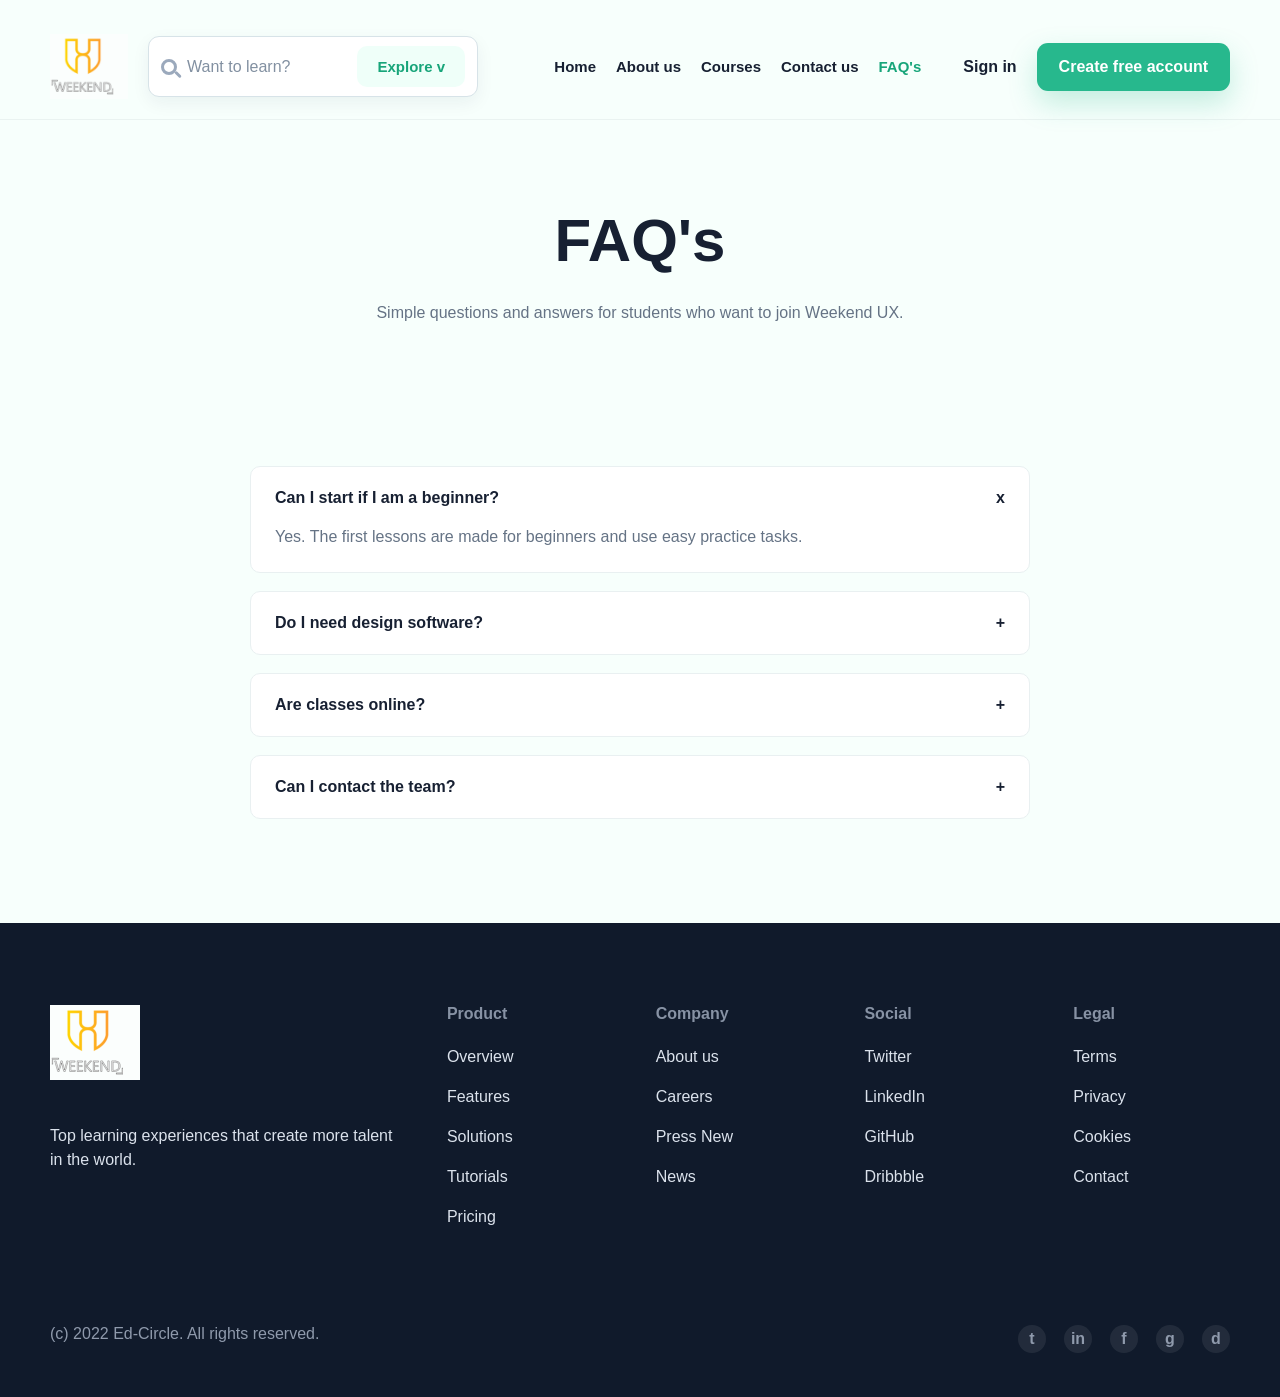
<file: faq.html>
<!DOCTYPE html>
<html lang="en">
<head>
  <meta charset="UTF-8">
  <meta name="viewport" content="width=device-width, initial-scale=1.0">
  <title>Weekend UX - FAQ</title>
  <link rel="stylesheet" href="assets/css/style.css">
</head>
<body>
  <div class="top">
    <div class="wrap">
      <div class="nav-row">
        <a href="index.html"><img class="logo" src="assets/img/logo.png" alt="Weekend UX"></a>
        <div class="search-box"><div class="search-left"><span class="search-dot"></span><span class="search-text">Want to learn?</span></div><button class="explore">Explore v</button></div>
        <div class="links"><a href="index.html">Home</a><a href="about.html">About us</a><a href="courses.html">Courses</a><a href="contact.html">Contact us</a><a class="active" href="faq.html">FAQ's</a></div>
        <a class="signin" href="signin.html">Sign in</a>
        <a class="green-btn" href="signup.html">Create free account</a>
        <button class="burger" aria-label="menu"><span></span><span></span><span></span></button>
      </div>
      <div class="mobile-menu"><a href="index.html">Home</a><a href="about.html">About us</a><a href="courses.html">Courses</a><a href="contact.html">Contact us</a><a href="faq.html">FAQ's</a></div>
    </div>
  </div>

  <div class="page-head">
    <div class="wrap center">
      <h1 class="page-title">FAQ's</h1>
      <p class="lead" style="margin-left:auto;margin-right:auto">Simple questions and answers for students who want to join Weekend UX.</p>
    </div>
  </div>

  <div class="section">
    <div class="wrap">
      <div class="faq-box">
        <div class="faq-item open"><div class="faq-q">Can I start if I am a beginner?<span class="faq-sign">x</span></div><div class="faq-a">Yes. The first lessons are made for beginners and use easy practice tasks.</div></div>
        <div class="faq-item"><div class="faq-q">Do I need design software?<span class="faq-sign">+</span></div><div class="faq-a">You can start with Figma free plan. We also show simple paper wireframes.</div></div>
        <div class="faq-item"><div class="faq-q">Are classes online?<span class="faq-sign">+</span></div><div class="faq-a">This demo site presents an online course format with videos and tasks.</div></div>
        <div class="faq-item"><div class="faq-q">Can I contact the team?<span class="faq-sign">+</span></div><div class="faq-a">Yes, open the Contact us page and send the demo form.</div></div>
      </div>
    </div>
  </div>

  <div class="footer">
    <div class="wrap">
      <div class="footer-grid">
        <div><img class="footer-logo" src="assets/img/logo.png" alt="Weekend UX"><p>Top learning experiences that create more talent in the world.</p></div>
        <div><h4>Product</h4><a href="index.html">Overview</a><a href="about.html">Features</a><a href="courses.html">Solutions</a><a href="course.html">Tutorials</a><a href="faq.html">Pricing</a></div>
        <div><h4>Company</h4><a href="about.html">About us</a><a href="about.html">Careers</a><a href="about.html">Press New</a><a href="about.html">News</a></div>
        <div><h4>Social</h4><a href="contact.html">Twitter</a><a href="contact.html">LinkedIn</a><a href="contact.html">GitHub</a><a href="contact.html">Dribbble</a></div>
        <div><h4>Legal</h4><a href="faq.html">Terms</a><a href="faq.html">Privacy</a><a href="faq.html">Cookies</a><a href="contact.html">Contact</a></div>
      </div>
      <div class="copy"><span>(c) 2022 Ed-Circle. All rights reserved.</span><div class="socials"><span>t</span><span>in</span><span>f</span><span>g</span><span>d</span></div></div>
    </div>
  </div>
  <script src="assets/js/app.js"></script>
</body>
</html>
</file>
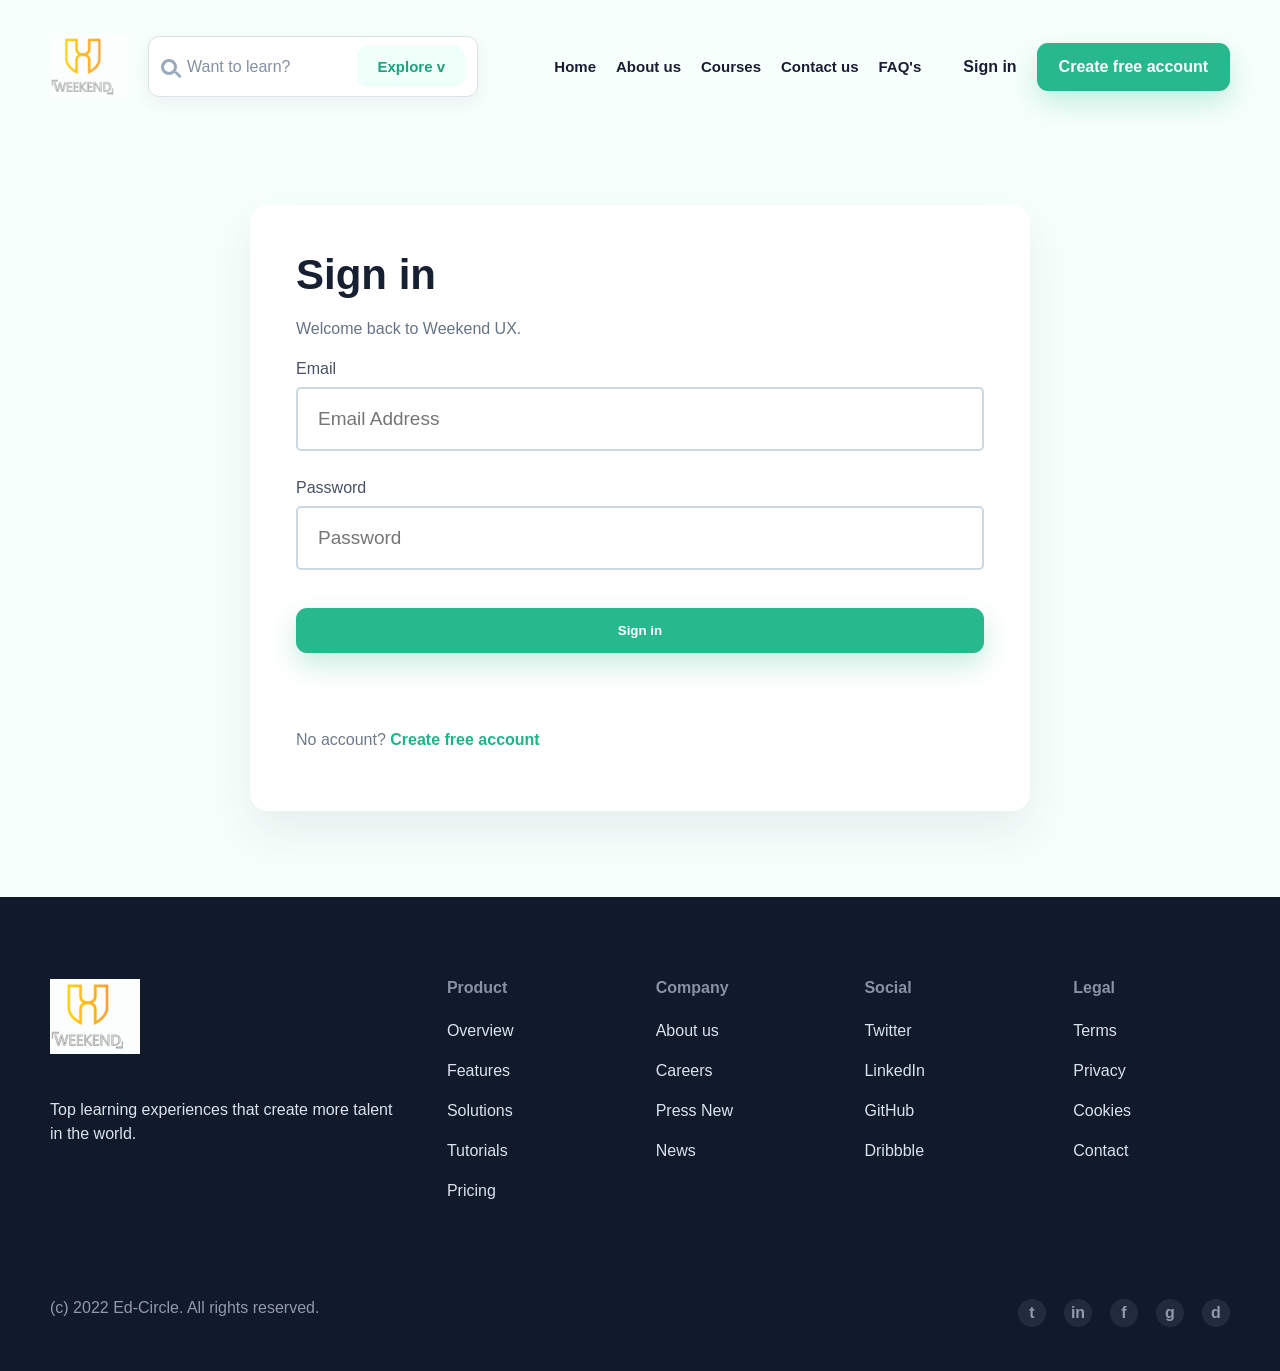
<file: signin.html>
<!DOCTYPE html>
<html lang="en">
<head>
  <meta charset="UTF-8">
  <meta name="viewport" content="width=device-width, initial-scale=1.0">
  <title>Weekend UX - Sign in</title>
  <link rel="stylesheet" href="assets/css/style.css">
</head>
<body>
  <div class="top">
    <div class="wrap">
      <div class="nav-row">
        <a href="index.html"><img class="logo" src="assets/img/logo.png" alt="Weekend UX"></a>
        <div class="search-box"><div class="search-left"><span class="search-dot"></span><span class="search-text">Want to learn?</span></div><button class="explore">Explore v</button></div>
        <div class="links"><a href="index.html">Home</a><a href="about.html">About us</a><a href="courses.html">Courses</a><a href="contact.html">Contact us</a><a href="faq.html">FAQ's</a></div>
        <a class="signin active" href="signin.html">Sign in</a>
        <a class="green-btn" href="signup.html">Create free account</a>
        <button class="burger" aria-label="menu"><span></span><span></span><span></span></button>
      </div>
      <div class="mobile-menu"><a href="index.html">Home</a><a href="about.html">About us</a><a href="courses.html">Courses</a><a href="contact.html">Contact us</a><a href="faq.html">FAQ's</a></div>
    </div>
  </div>

  <div class="section">
    <div class="wrap">
      <form class="auth-box">
        <h1>Sign in</h1>
        <p class="lead">Welcome back to Weekend UX.</p>
        <label class="field"><span>Email</span><input type="email" placeholder="Email Address"></label>
        <label class="field"><span>Password</span><input type="password" placeholder="Password"></label>
        <button class="green-btn" type="submit">Sign in</button>
        <p class="message"></p>
        <p class="muted">No account? <a class="learn" href="signup.html">Create free account</a></p>
      </form>
    </div>
  </div>

  <div class="footer">
    <div class="wrap">
      <div class="footer-grid">
        <div><img class="footer-logo" src="assets/img/logo.png" alt="Weekend UX"><p>Top learning experiences that create more talent in the world.</p></div>
        <div><h4>Product</h4><a href="index.html">Overview</a><a href="about.html">Features</a><a href="courses.html">Solutions</a><a href="course.html">Tutorials</a><a href="faq.html">Pricing</a></div>
        <div><h4>Company</h4><a href="about.html">About us</a><a href="about.html">Careers</a><a href="about.html">Press New</a><a href="about.html">News</a></div>
        <div><h4>Social</h4><a href="contact.html">Twitter</a><a href="contact.html">LinkedIn</a><a href="contact.html">GitHub</a><a href="contact.html">Dribbble</a></div>
        <div><h4>Legal</h4><a href="faq.html">Terms</a><a href="faq.html">Privacy</a><a href="faq.html">Cookies</a><a href="contact.html">Contact</a></div>
      </div>
      <div class="copy"><span>(c) 2022 Ed-Circle. All rights reserved.</span><div class="socials"><span>t</span><span>in</span><span>f</span><span>g</span><span>d</span></div></div>
    </div>
  </div>
  <script src="assets/js/app.js"></script>
</body>
</html>
</file>
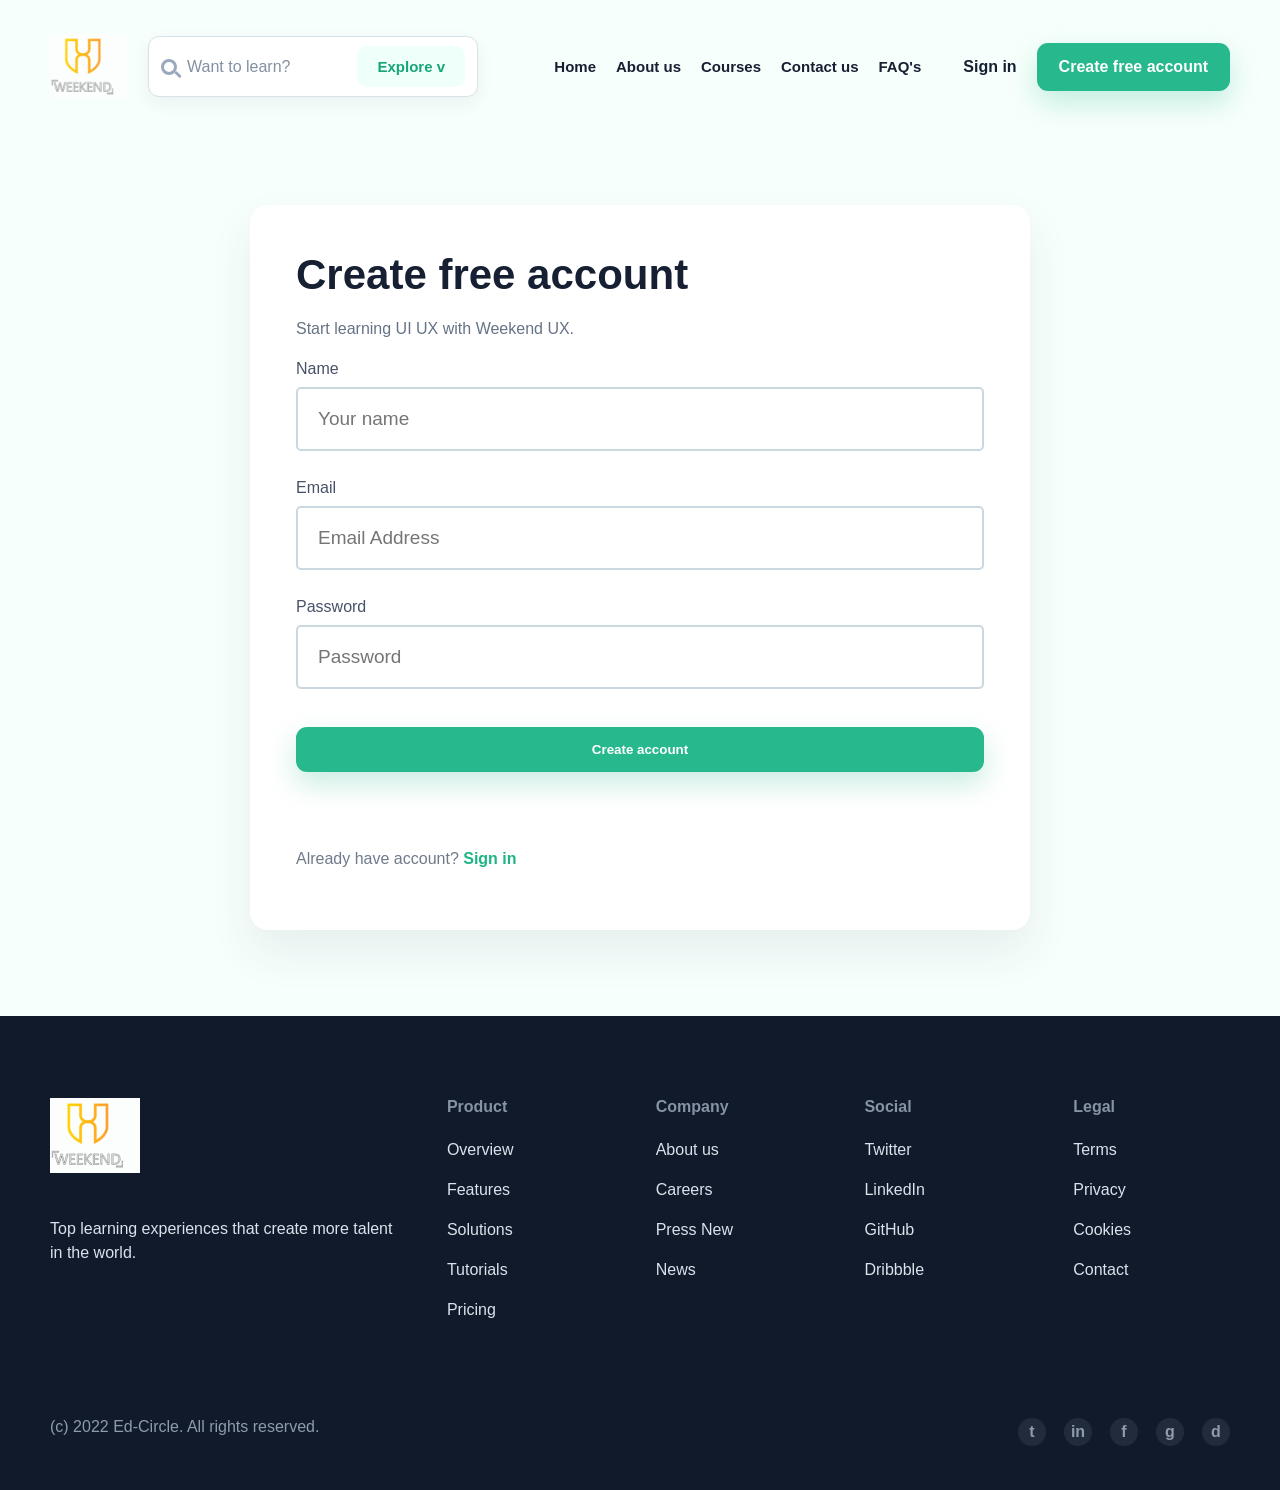
<file: signup.html>
<!DOCTYPE html>
<html lang="en">
<head>
  <meta charset="UTF-8">
  <meta name="viewport" content="width=device-width, initial-scale=1.0">
  <title>Weekend UX - Create account</title>
  <link rel="stylesheet" href="assets/css/style.css">
</head>
<body>
  <div class="top">
    <div class="wrap">
      <div class="nav-row">
        <a href="index.html"><img class="logo" src="assets/img/logo.png" alt="Weekend UX"></a>
        <div class="search-box"><div class="search-left"><span class="search-dot"></span><span class="search-text">Want to learn?</span></div><button class="explore">Explore v</button></div>
        <div class="links"><a href="index.html">Home</a><a href="about.html">About us</a><a href="courses.html">Courses</a><a href="contact.html">Contact us</a><a href="faq.html">FAQ's</a></div>
        <a class="signin" href="signin.html">Sign in</a>
        <a class="green-btn" href="signup.html">Create free account</a>
        <button class="burger" aria-label="menu"><span></span><span></span><span></span></button>
      </div>
      <div class="mobile-menu"><a href="index.html">Home</a><a href="about.html">About us</a><a href="courses.html">Courses</a><a href="contact.html">Contact us</a><a href="faq.html">FAQ's</a></div>
    </div>
  </div>

  <div class="section">
    <div class="wrap">
      <form class="auth-box">
        <h1>Create free account</h1>
        <p class="lead">Start learning UI UX with Weekend UX.</p>
        <label class="field"><span>Name</span><input type="text" placeholder="Your name"></label>
        <label class="field"><span>Email</span><input type="email" placeholder="Email Address"></label>
        <label class="field"><span>Password</span><input type="password" placeholder="Password"></label>
        <button class="green-btn" type="submit">Create account</button>
        <p class="message"></p>
        <p class="muted">Already have account? <a class="learn" href="signin.html">Sign in</a></p>
      </form>
    </div>
  </div>

  <div class="footer">
    <div class="wrap">
      <div class="footer-grid">
        <div><img class="footer-logo" src="assets/img/logo.png" alt="Weekend UX"><p>Top learning experiences that create more talent in the world.</p></div>
        <div><h4>Product</h4><a href="index.html">Overview</a><a href="about.html">Features</a><a href="courses.html">Solutions</a><a href="course.html">Tutorials</a><a href="faq.html">Pricing</a></div>
        <div><h4>Company</h4><a href="about.html">About us</a><a href="about.html">Careers</a><a href="about.html">Press New</a><a href="about.html">News</a></div>
        <div><h4>Social</h4><a href="contact.html">Twitter</a><a href="contact.html">LinkedIn</a><a href="contact.html">GitHub</a><a href="contact.html">Dribbble</a></div>
        <div><h4>Legal</h4><a href="faq.html">Terms</a><a href="faq.html">Privacy</a><a href="faq.html">Cookies</a><a href="contact.html">Contact</a></div>
      </div>
      <div class="copy"><span>(c) 2022 Ed-Circle. All rights reserved.</span><div class="socials"><span>t</span><span>in</span><span>f</span><span>g</span><span>d</span></div></div>
    </div>
  </div>
  <script src="assets/js/app.js"></script>
</body>
</html>
</file>
<file: assets/css/style.css>
* {
  box-sizing: border-box;
}

body {
  margin: 0;
  font-family: Arial, Helvetica, sans-serif;
  color: #172032;
  background: #f7fffc;
}

a {
  color: inherit;
  text-decoration: none;
}

img {
  max-width: 100%;
  display: block;
}

button,
input,
textarea,
select {
  font-family: inherit;
}

.wrap {
  width: min(1180px, calc(100% - 44px));
  margin: 0 auto;
}

.top {
  padding: 34px 0 20px;
}

.nav-row {
  display: flex;
  align-items: center;
  gap: 20px;
}

.logo {
  width: 78px;
  height: auto;
  flex: 0 0 auto;
}

.search-box {
  width: 330px;
  display: flex;
  align-items: center;
  justify-content: space-between;
  gap: 12px;
  background: #fff;
  border: 1px solid #d7e3e8;
  box-shadow: 0 6px 18px rgba(24, 42, 66, .06);
  border-radius: 11px;
  padding: 9px 12px;
}

.search-left {
  display: flex;
  align-items: center;
  gap: 10px;
  color: #8290a1;
}

.search-dot {
  width: 16px;
  height: 16px;
  border: 3px solid #9ba9bc;
  border-radius: 50%;
  position: relative;
  display: inline-block;
}

.search-dot:after {
  content: "";
  width: 8px;
  height: 3px;
  background: #9ba9bc;
  position: absolute;
  right: -8px;
  bottom: -4px;
  transform: rotate(45deg);
  border-radius: 4px;
}

.search-text {
  font-size: 16px;
}

.explore {
  border: 0;
  border-radius: 10px;
  padding: 12px 20px;
  background: #effff9;
  color: #18a57a;
  font-size: 15px;
  font-weight: 700;
  cursor: pointer;
}

.links {
  display: flex;
  align-items: center;
  gap: 20px;
  margin-left: auto;
  font-size: 15px;
  font-weight: 700;
}

.links a.active {
  color: #18a57a;
}

.signin {
  margin-left: 22px;
  white-space: nowrap;
  font-weight: 700;
}

.green-btn,
.soft-btn,
.mini-btn {
  border: 0;
  display: inline-flex;
  align-items: center;
  justify-content: center;
  border-radius: 11px;
  font-weight: 700;
  cursor: pointer;
  white-space: nowrap;
}

.green-btn {
  background: #27b88d;
  color: #fff;
  padding: 15px 22px;
  box-shadow: 0 12px 28px rgba(39, 184, 141, .25);
}

.soft-btn {
  background: #eafff8;
  color: #21b184;
  padding: 16px 25px;
}

.mini-btn {
  background: #fff;
  color: #172032;
  border: 1px solid #e5edf0;
  padding: 12px 19px;
}

.burger {
  display: none;
  width: 42px;
  height: 38px;
  border: 0;
  background: transparent;
  cursor: pointer;
}

.burger span {
  display: block;
  height: 3px;
  margin: 7px 0;
  background: #172032;
  border-radius: 5px;
}

.mobile-menu {
  display: none;
}

.hero {
  padding: 54px 0 70px;
  overflow: hidden;
}

.hero-grid {
  display: grid;
  grid-template-columns: 1fr 1fr;
  align-items: center;
  gap: 50px;
}

.hero h1 {
  font-size: 64px;
  line-height: 1.15;
  margin: 0 0 28px;
  letter-spacing: 0;
}

.green {
  color: #20b88c;
}

.orange {
  color: #ff911a;
}

.lead {
  color: #657385;
  line-height: 1.8;
  font-size: 16px;
  max-width: 560px;
}

.hero-actions {
  display: flex;
  gap: 18px;
  margin-top: 28px;
  flex-wrap: wrap;
}

.chips {
  display: flex;
  flex-wrap: wrap;
  gap: 28px;
  color: #7d8a9b;
  margin-top: 44px;
  font-size: 14px;
}

.chip-mark {
  display: inline-flex;
  width: 22px;
  height: 22px;
  border-radius: 7px;
  margin-right: 8px;
  vertical-align: middle;
  background: #fff0d8;
  border: 2px solid #ffc363;
}

.hero-art {
  position: relative;
}

.hero-art img {
  width: 100%;
  border-radius: 24px;
  filter: drop-shadow(0 25px 30px rgba(26, 64, 63, .08));
}

.brand-row {
  display: flex;
  align-items: center;
  justify-content: space-between;
  gap: 28px;
  color: #a5a7ad;
  font-size: 28px;
  font-weight: 700;
  margin-top: 48px;
  flex-wrap: wrap;
}

.brand-count {
  color: #15b98a;
  font-size: 30px;
  line-height: 1.2;
}

.brand-count span {
  color: #405064;
  display: block;
  font-size: 21px;
  font-weight: 500;
}

.section {
  padding: 86px 0;
}

.white {
  background: #fff;
}

.center {
  text-align: center;
}

.small-title {
  color: #22b88c;
  font-weight: 800;
  font-size: 15px;
  margin-bottom: 10px;
}

.title {
  font-size: 34px;
  line-height: 1.25;
  margin: 0;
}

.cards3 {
  display: grid;
  grid-template-columns: repeat(3, 1fr);
  gap: 32px;
  margin-top: 54px;
}

.service-card,
.course-card,
.person-card,
.benefit-card,
.plain-card,
.faq-item {
  background: #fff;
  border: 1px solid #e9f0f1;
  border-radius: 10px;
  box-shadow: 0 18px 34px rgba(22, 41, 59, .06);
}

.service-card {
  padding: 34px;
  min-height: 180px;
}

.service-card.active {
  background: #4ccdb4;
  color: #fff;
}

.icon-box {
  width: 44px;
  height: 44px;
  border-radius: 9px;
  background: #eafcf7;
  color: #20b98d;
  display: flex;
  align-items: center;
  justify-content: center;
  font-weight: 900;
  margin-bottom: 18px;
}

.service-card.active .icon-box {
  background: rgba(255, 255, 255, .2);
  color: #fff;
}

.service-card h3,
.course-card h3,
.benefit-card h3 {
  margin: 0 0 14px;
  font-size: 20px;
}

.muted {
  color: #6f7a8b;
}

.service-card p,
.course-card p,
.benefit-card p {
  line-height: 1.7;
  margin: 0;
}

.learn {
  display: inline-block;
  color: #1eb486;
  font-weight: 800;
  margin-top: 22px;
}

.section-head {
  display: flex;
  align-items: end;
  justify-content: space-between;
  gap: 18px;
  margin-bottom: 42px;
}

.course-grid {
  display: grid;
  grid-template-columns: repeat(3, 1fr);
  gap: 34px;
}

.course-card {
  overflow: hidden;
}

.course-card img {
  width: 100%;
  height: 230px;
  object-fit: cover;
}

.course-body {
  padding: 24px;
}

.cat {
  color: #1fb587;
  font-size: 13px;
  font-weight: 800;
}

.price-row {
  display: flex;
  justify-content: space-between;
  align-items: center;
  margin-top: 22px;
}

.avatar {
  width: 34px;
  height: 34px;
  border-radius: 50%;
  background: #ffe0ac;
  display: inline-flex;
  align-items: center;
  justify-content: center;
  font-weight: 900;
  color: #162033;
  margin-right: 8px;
}

.stars {
  color: #ff9b19;
  letter-spacing: 2px;
  margin-top: 12px;
}

.slider-dots {
  display: flex;
  justify-content: center;
  gap: 9px;
  margin-top: 36px;
}

.slider-dots span {
  width: 14px;
  height: 14px;
  background: #d6e4e2;
  border-radius: 50%;
}

.slider-dots span:first-child {
  width: 42px;
  border-radius: 20px;
  background: #2bc39b;
}

.tutor-grid {
  display: grid;
  grid-template-columns: repeat(4, 1fr);
  gap: 34px;
  margin-top: 52px;
}

.person-card {
  text-align: center;
  padding: 32px 24px;
  box-shadow: none;
}

.face {
  width: 70px;
  height: 70px;
  border-radius: 50%;
  margin: 0 auto 16px;
  background: linear-gradient(135deg, #19bc8c, #ff9a20);
  color: #fff;
  display: flex;
  align-items: center;
  justify-content: center;
  font-size: 24px;
  font-weight: 900;
}

.quote-band {
  background: #eafff9;
  padding: 90px 0;
}

.quote-band h2 {
  font-size: 42px;
  line-height: 1.25;
  max-width: 920px;
  margin: 22px auto;
}

.blog-row {
  display: grid;
  grid-template-columns: 1fr 1fr;
  gap: 48px;
  margin-top: 36px;
}

.blog-small {
  display: grid;
  grid-template-columns: 220px 1fr;
  gap: 22px;
  margin-bottom: 28px;
}

.blog-small img,
.blog-big img {
  border-radius: 8px;
  object-fit: cover;
}

.blog-small img {
  height: 145px;
  width: 100%;
}

.blog-big img {
  height: 270px;
  width: 100%;
}

.tag {
  display: inline-block;
  color: #e649a1;
  background: #fff3fb;
  border-radius: 7px;
  padding: 5px 9px;
  margin-right: 8px;
  font-size: 12px;
  font-weight: 800;
}

.footer {
  background: #101a2b;
  color: #dbe2ec;
  padding: 82px 0 44px;
}

.footer-grid {
  display: grid;
  grid-template-columns: 2.2fr 1fr 1fr 1fr 1fr;
  gap: 52px;
}

.footer-logo {
  width: 90px;
  margin-bottom: 44px;
}

.footer h4 {
  color: #8792a4;
  margin: 0 0 22px;
}

.footer a,
.footer p {
  display: block;
  color: #dbe2ec;
  margin: 0 0 16px;
  line-height: 1.5;
}

.copy {
  display: flex;
  justify-content: space-between;
  color: #8f9aac;
  margin-top: 80px;
  gap: 20px;
}

.socials {
  display: flex;
  gap: 18px;
}

.socials span {
  width: 28px;
  height: 28px;
  border-radius: 50%;
  display: inline-flex;
  align-items: center;
  justify-content: center;
  background: rgba(255, 255, 255, .08);
  font-weight: 800;
}

.about-hero,
.split {
  display: grid;
  grid-template-columns: 1fr 1fr;
  align-items: center;
  gap: 70px;
}

.page-title {
  font-size: 60px;
  line-height: 1.15;
  margin: 0 0 24px;
}

.photo-stack {
  min-height: 520px;
  position: relative;
}

.photo-stack:before,
.photo-card:before {
  content: "";
  position: absolute;
  background: #f1f1f1;
  border-radius: 10px;
  z-index: 0;
}

.photo-stack:before {
  width: 72%;
  height: 82%;
  right: 40px;
  top: 50px;
}

.photo-stack img {
  position: absolute;
  border-radius: 10px;
  z-index: 1;
  box-shadow: 0 24px 40px rgba(27, 38, 56, .12);
  object-fit: cover;
}

.office-img {
  right: 0;
  top: 0;
  width: 64%;
  height: 250px;
}

.desk-img {
  left: 0;
  bottom: 35px;
  width: 64%;
  height: 250px;
}

.photo-card {
  position: relative;
  min-height: 520px;
}

.photo-card:before {
  left: 34px;
  top: 34px;
  width: 74%;
  height: 88%;
}

.photo-card img {
  position: relative;
  z-index: 1;
  width: 80%;
  height: 440px;
  object-fit: cover;
  margin-left: 56px;
  border-radius: 10px;
}

.benefit-head {
  max-width: 820px;
  margin: 0 auto 46px;
}

.benefit-grid {
  display: grid;
  grid-template-columns: repeat(3, 1fr);
  gap: 22px;
}

.benefit-card {
  padding: 34px;
  box-shadow: none;
}

.benefit-card:nth-child(odd) {
  background: #f4fffb;
}

.num {
  color: #29c49a;
  font-size: 32px;
  font-weight: 900;
  margin-bottom: 26px;
}

.contact-page {
  min-height: 900px;
  padding: 110px 0 170px;
  background: linear-gradient(#eafff9 0 45%, #fff 45% 100%);
  position: relative;
}

.contact-card {
  background: #fff;
  border-radius: 14px;
  box-shadow: 0 25px 55px rgba(37, 58, 76, .1);
  padding: 76px 92px;
}

.contact-title {
  color: #23b98b;
  text-align: center;
  font-size: 34px;
  margin: 0 0 62px;
  text-decoration: underline;
  text-underline-offset: 13px;
}

.contact-grid {
  display: grid;
  grid-template-columns: 1.15fr .95fr;
  gap: 75px;
}

.form h2 {
  margin: 0 0 28px;
  font-size: 26px;
}

.field {
  display: block;
  margin-bottom: 28px;
}

.field span {
  display: block;
  margin-bottom: 9px;
  color: #475167;
}

.field input,
.field textarea {
  width: 100%;
  border: 2px solid #ccd8df;
  border-radius: 5px;
  padding: 19px 20px;
  font-size: 19px;
  color: #252135;
  background: #fff;
}

.field textarea {
  min-height: 170px;
  resize: vertical;
}

.contact-info {
  padding-top: 73px;
  font-size: 20px;
  line-height: 1.35;
}

.contact-info .socials {
  margin: 16px 0 42px;
  color: #13061b;
}

.map {
  border-radius: 8px;
  border: 1px solid #e5e5e5;
}

.page-head {
  padding: 86px 0 36px;
  border-top: 1px solid rgba(31, 49, 67, .06);
}

.page-head-grid {
  display: grid;
  grid-template-columns: .85fr 1fr;
  align-items: center;
  gap: 80px;
}

.course-list {
  display: grid;
  grid-template-columns: repeat(3, 1fr);
  gap: 30px;
}

.faq-box,
.auth-box {
  max-width: 780px;
  margin: 0 auto;
}

.faq-item {
  margin-bottom: 18px;
  padding: 22px 24px;
  box-shadow: none;
}

.faq-q {
  display: flex;
  justify-content: space-between;
  align-items: center;
  gap: 16px;
  cursor: pointer;
  font-weight: 800;
}

.faq-a {
  display: none;
  margin-top: 16px;
  color: #657385;
  line-height: 1.7;
}

.faq-item.open .faq-a {
  display: block;
}

.auth-box {
  background: #fff;
  border-radius: 18px;
  box-shadow: 0 22px 45px rgba(25, 45, 64, .08);
  padding: 46px;
}

.auth-box h1 {
  margin: 0 0 12px;
  font-size: 42px;
}

.auth-box .green-btn {
  width: 100%;
  margin-top: 10px;
}

.message {
  min-height: 24px;
  color: #21ad83;
  font-weight: 800;
}

@media (max-width: 980px) {
  .search-box,
  .links {
    display: none;
  }

  .burger {
    display: block;
    margin-left: auto;
  }

  .mobile-menu.show {
    display: grid;
    gap: 12px;
    margin-top: 18px;
    padding: 18px;
    border-radius: 14px;
    background: #fff;
    box-shadow: 0 18px 28px rgba(22, 41, 59, .08);
  }

  .signin {
    margin-left: auto;
  }

  .hero-grid,
  .about-hero,
  .split,
  .contact-grid,
  .page-head-grid,
  .blog-row {
    grid-template-columns: 1fr;
  }

  .hero h1,
  .page-title {
    font-size: 45px;
  }

  .cards3,
  .course-grid,
  .benefit-grid,
  .course-list,
  .tutor-grid,
  .footer-grid {
    grid-template-columns: 1fr 1fr;
  }

  .contact-card {
    padding: 48px 34px;
  }
}

@media (max-width: 620px) {
  .wrap {
    width: min(100% - 24px, 480px);
  }

  .top {
    padding-top: 20px;
  }

  .logo {
    width: 64px;
  }

  .signin {
    font-size: 14px;
  }

  .green-btn,
  .soft-btn {
    padding: 14px 18px;
  }

  .hero {
    padding-top: 26px;
  }

  .hero h1,
  .page-title {
    font-size: 36px;
  }

  .brand-row {
    font-size: 20px;
  }

  .section {
    padding: 58px 0;
  }

  .section-head {
    align-items: start;
    flex-direction: column;
  }

  .cards3,
  .course-grid,
  .benefit-grid,
  .course-list,
  .tutor-grid,
  .footer-grid {
    grid-template-columns: 1fr;
  }

  .course-card img {
    height: 205px;
  }

  .photo-stack,
  .photo-card {
    min-height: auto;
  }

  .photo-stack:before,
  .photo-card:before {
    display: none;
  }

  .photo-stack img {
    position: static;
    width: 100%;
    height: 210px;
    margin-bottom: 16px;
  }

  .photo-card img {
    width: 100%;
    height: 340px;
    margin: 0;
  }

  .contact-page {
    padding: 40px 0 70px;
  }

  .contact-card {
    padding: 36px 22px;
  }

  .contact-title {
    font-size: 28px;
  }

  .contact-info {
    padding-top: 10px;
  }

  .field input,
  .field textarea {
    font-size: 16px;
  }

  .blog-small {
    grid-template-columns: 1fr;
  }

  .quote-band h2 {
    font-size: 30px;
  }

  .copy {
    display: block;
  }
}
</file>
